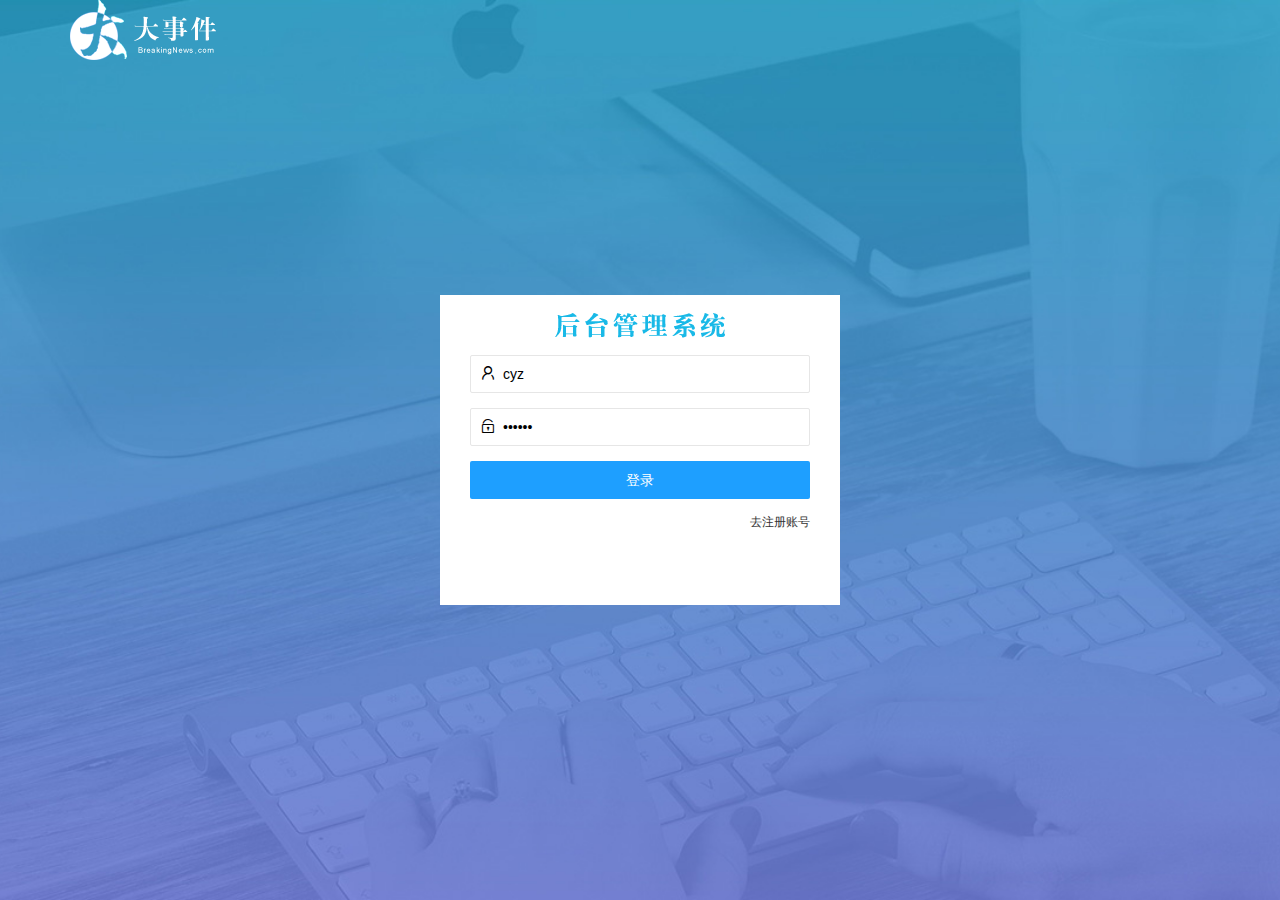
<file: login.html>
<!DOCTYPE html>
<html lang="en">

<head>
    <meta charset="UTF-8">
    <meta name="viewport" content="width=device-width, initial-scale=1.0">
    <title>登录注册页面</title>
    <!-- 引入layui.css -->
    <link rel="stylesheet" href="/assets/lib/layui/css/layui.css">
    <!-- 引入自己的css -->
    <link rel="stylesheet" href="/assets/css/login.css">
</head>

<body>
    <!-- 顶部logo区域 -->
    <div class="layui-main">
        <img src="/assets/images/logo.png" alt="">
    </div>
    <!-- 登录注册模块 -->
    <div class="loginAndRegBox">
        <div class="title_box"></div>
        <!-- 登录div -->
        <div class="login_box">
            <form class="layui-form" id="form_login">
                <div class="layui-form-item">
                    <i class="layui-icon layui-icon-username"></i>   
                    <input value="cyz" type="text" name="username" required lay-verify="required" placeholder="请输入用户名"
                        autocomplete="off" class="layui-input">
                </div>
                <div class="layui-form-item">
                    <i class="layui-icon layui-icon-password"></i>   
                    <input value="123456" type="password" name="password" required lay-verify="required|pwd" placeholder="请输入密码"
                        autocomplete="off" class="layui-input">
                </div>
                <div class="layui-form-item">
                    <button class="layui-btn layui-btn-fluid layui-btn-normal" lay-submit lay-filter="formDemo">登录</button>
                </div>
                <div class="layui-form-item links">
                    <a href="javaScript:;" id="link_reg">去注册账号</a>
                </div>
            </form>
        </div>
        <!-- 注册div -->
        <div class="reg_box">
            <form class="layui-form" id="form_reg">
                <div class="layui-form-item">
                    <i class="layui-icon layui-icon-username"></i>   
                    <input type="text" name="username" required lay-verify="required" placeholder="请输入用户名"
                        autocomplete="off" class="layui-input">
                </div>
                <div class="layui-form-item">
                    <i class="layui-icon layui-icon-password"></i>   
                    <input type="password" name="password" required lay-verify="required|pwd" placeholder="请输入密码"
                        autocomplete="off" class="layui-input">
                </div>
                <div class="layui-form-item">
                    <i class="layui-icon layui-icon-password"></i>   
                    <input type="password" name="repassword" required lay-verify="required|pwd|repwd" placeholder="确认密码"
                        autocomplete="off" class="layui-input">
                </div>
                <div class="layui-form-item">
                    <button class="layui-btn layui-btn-fluid layui-btn-normal" lay-submit lay-filter="formDemo">注册</button>
                </div>
                <div class="layui-form-item links">
                    <a href="javaScript:;" id="link_login">去登录</a>
                </div>
            </form>
        </div>
    </div>
    <!-- 引入jquery -->
    <script src="/assets/lib/jquery.js"></script>
    <!-- 引入layui.all.js -->
    <script src="/assets/lib/layui/layui.all.js"></script>
    <!-- 引入baseAPI.js -->
    <script src="/assets/js/baseAPI.js"></script>
    <!-- 引入自己的js -->
    <script src="/assets/js/login.js"></script>
</body>

</html>
</file>
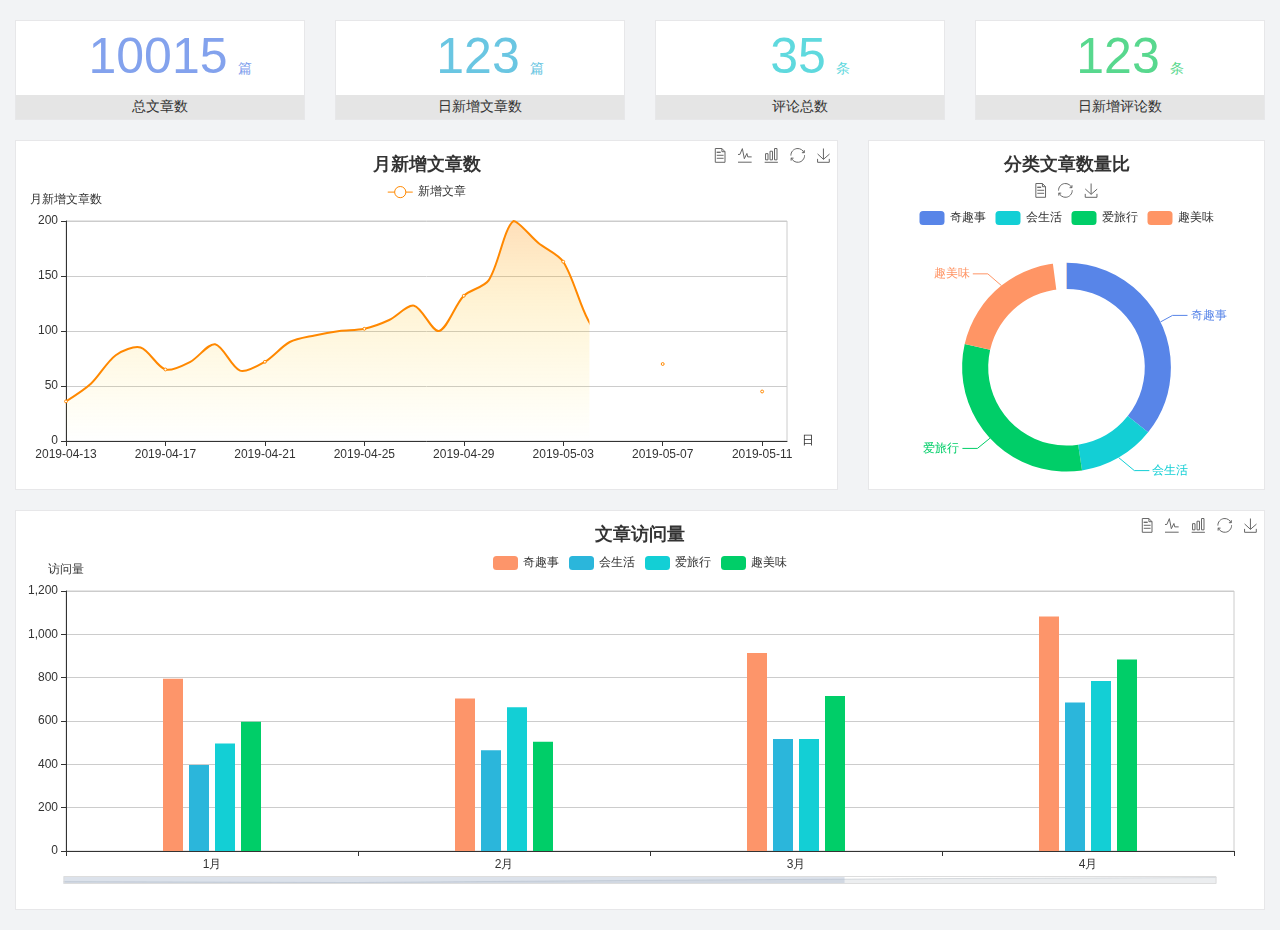
<file: home/dashboard.html>
<!DOCTYPE html>
<html lang="en">

<head>
  <meta charset="UTF-8">
  <meta name="viewport" content="width=device-width, initial-scale=1.0">
  <meta http-equiv="X-UA-Compatible" content="ie=edge">
  <title>图表统计</title>
  <link rel="stylesheet" href="../assets/lib/bootstrap.css" />
  <link rel="stylesheet" href="../assets/lib/main.css" />
  <script src="../assets/lib/jquery.js"></script>
  <script type="text/javascript" src="../assets/lib/echarts.min.js"></script>
</head>

<body>
  <div class="container-fluid">
    <div class="row spannel_list">
      <div class="col-sm-3 col-xs-6">
        <div class="spannel">
          <em>10015</em><span>篇</span>
          <b>总文章数</b>
        </div>
      </div>
      <div class="col-sm-3 col-xs-6">
        <div class="spannel scolor01">
          <em>123</em><span>篇</span>
          <b>日新增文章数</b>
        </div>
      </div>
      <div class="col-sm-3 col-xs-6">
        <div class="spannel scolor02">
          <em>35</em><span>条</span>
          <b>评论总数</b>
        </div>
      </div>
      <div class="col-sm-3 col-xs-6">
        <div class="spannel scolor03">
          <em>123</em><span>条</span>
          <b>日新增评论数</b>
        </div>
      </div>
    </div>
  </div>

  <div class="container-fluid">
    <div class="row curve-pie">
      <div class="col-lg-8 col-md-8">
        <div class="gragh_pannel" id="curve_show"></div>
      </div>
      <div class="col-lg-4 col-md-4">
        <div class="gragh_pannel" id="pie_show"></div>
      </div>
    </div>
  </div>

  <div class="container-fluid">
    <div class="column_pannel" id="column_show"></div>
  </div>

  <script>
    var oChart = echarts.init(document.getElementById('curve_show'));
    var aList_all = [
      { 'count': 36, 'date': '2019-04-13' },
      { 'count': 52, 'date': '2019-04-14' },
      { 'count': 78, 'date': '2019-04-15' },
      { 'count': 85, 'date': '2019-04-16' },
      { 'count': 65, 'date': '2019-04-17' },
      { 'count': 72, 'date': '2019-04-18' },
      { 'count': 88, 'date': '2019-04-19' },
      { 'count': 64, 'date': '2019-04-20' },
      { 'count': 72, 'date': '2019-04-21' },
      { 'count': 90, 'date': '2019-04-22' },
      { 'count': 96, 'date': '2019-04-23' },
      { 'count': 100, 'date': '2019-04-24' },
      { 'count': 102, 'date': '2019-04-25' },
      { 'count': 110, 'date': '2019-04-26' },
      { 'count': 123, 'date': '2019-04-27' },
      { 'count': 100, 'date': '2019-04-28' },
      { 'count': 132, 'date': '2019-04-29' },
      { 'count': 146, 'date': '2019-04-30' },
      { 'count': 200, 'date': '2019-05-01' },
      { 'count': 180, 'date': '2019-05-02' },
      { 'count': 163, 'date': '2019-05-03' },
      { 'count': 110, 'date': '2019-05-04' },
      { 'count': 80, 'date': '2019-05-05' },
      { 'count': 82, 'date': '2019-05-06' },
      { 'count': 70, 'date': '2019-05-07' },
      { 'count': 65, 'date': '2019-05-08' },
      { 'count': 54, 'date': '2019-05-09' },
      { 'count': 40, 'date': '2019-05-10' },
      { 'count': 45, 'date': '2019-05-11' },
      { 'count': 38, 'date': '2019-05-12' },
    ];

    let aCount = [];
    let aDate = [];

    for (var i = 0; i < aList_all.length; i++) {
      aCount.push(aList_all[i].count);
      aDate.push(aList_all[i].date);
    }

    var chartopt = {
      title: {
        text: '月新增文章数',
        left: 'center',
        top: '10'
      },
      tooltip: {
        trigger: 'axis'
      },
      legend: {
        data: ['新增文章'],
        top: '40'
      },
      toolbox: {
        show: true,
        feature: {
          mark: { show: true },
          dataView: { show: true, readOnly: false },
          magicType: { show: true, type: ['line', 'bar'] },
          restore: { show: true },
          saveAsImage: { show: true }
        }
      },
      calculable: true,
      xAxis: [
        {
          name: '日',
          type: 'category',
          boundaryGap: false,
          data: aDate
        }
      ],
      yAxis: [
        {
          name: '月新增文章数',
          type: 'value'
        }
      ],
      series: [
        {
          name: '新增文章',
          type: 'line',
          smooth: true,
          itemStyle: { normal: { areaStyle: { type: 'default' }, color: '#f80' }, lineStyle: { color: '#f80' } },
          data: aCount
        }],
      areaStyle: {
        normal: {
          color: new echarts.graphic.LinearGradient(0, 0, 0, 1, [{
            offset: 0,
            color: 'rgba(255,136,0,0.39)'
          }, {
            offset: .34,
            color: 'rgba(255,180,0,0.25)'
          }, {
            offset: 1,
            color: 'rgba(255,222,0,0.00)'
          }])

        }
      },
      grid: {
        show: true,
        x: 50,
        x2: 50,
        y: 80,
        height: 220
      }
    };

    oChart.setOption(chartopt);


    var oPie = echarts.init(document.getElementById('pie_show'));
    var oPieopt =
    {
      title: {
        top: 10,
        text: '分类文章数量比',
        x: 'center'
      },
      tooltip: {
        trigger: 'item',
        formatter: "{a} <br/>{b} : {c} ({d}%)"
      },
      color: ['#5885e8', '#13cfd5', '#00ce68', '#ff9565'],
      legend: {
        x: 'center',
        top: 65,
        data: ['奇趣事', '会生活', '爱旅行', '趣美味']
      },
      toolbox: {
        show: true,
        x: 'center',
        top: 35,
        feature: {
          mark: { show: true },
          dataView: { show: true, readOnly: false },
          magicType: {
            show: true,
            type: ['pie', 'funnel'],
            option: {
              funnel: {
                x: '25%',
                width: '50%',
                funnelAlign: 'left',
                max: 1548
              }
            }
          },
          restore: { show: true },
          saveAsImage: { show: true }
        }
      },
      calculable: true,
      series: [
        {
          name: '访问来源',
          type: 'pie',
          radius: ['45%', '60%'],
          center: ['50%', '65%'],
          data: [
            { value: 300, name: '奇趣事' },
            { value: 100, name: '会生活' },
            { value: 260, name: '爱旅行' },
            { value: 180, name: '趣美味' }
          ]
        }
      ]
    };
    oPie.setOption(oPieopt);



    var oColumn = this.echarts.init(document.getElementById('column_show'));
    var oColumnopt =
    {
      title: {
        text: '文章访问量',
        left: 'center',
        top: '10'
      },
      tooltip: {
        trigger: 'axis'
      },
      legend: {
        data: ['奇趣事', '会生活', '爱旅行', '趣美味'],
        top: '40'
      },
      toolbox: {
        show: true,
        feature: {
          mark: { show: true },
          dataView: { show: true, readOnly: false },
          magicType: { show: true, type: ['line', 'bar'] },
          restore: { show: true },
          saveAsImage: { show: true }
        }
      },
      calculable: true,
      xAxis: [
        {
          type: 'category',
          data: ['1月', '2月', '3月', '4月', '5月']
        }
      ],
      yAxis: [
        {
          name: '访问量',
          type: 'value'
        }
      ],
      series: [
        {
          name: '奇趣事',
          type: 'bar',
          barWidth: 20,
          itemStyle: {
            normal: { areaStyle: { type: 'default' }, color: '#fd956a' }
          },
          data: [800, 708, 920, 1090, 1200]
        },
        {
          name: '会生活',
          type: 'bar',
          barWidth: 20,
          itemStyle: {
            normal: { areaStyle: { type: 'default' }, color: '#2bb6db' }
          },
          data: [400, 468, 520, 690, 800]
        },
        {
          name: '爱旅行',
          type: 'bar',
          barWidth: 20,
          itemStyle: {
            normal: { areaStyle: { type: 'default' }, color: '#13cfd5' }
          },
          data: [500, 668, 520, 790, 900]
        },
        {
          name: '趣美味',
          type: 'bar',
          barWidth: 20,
          itemStyle: {
            normal: { areaStyle: { type: 'default' }, color: '#00ce68' }
          },
          data: [600, 508, 720, 890, 1000]
        }
      ],
      grid: {
        show: true,
        x: 50,
        x2: 30,
        y: 80,
        height: 260
      },
      dataZoom: [//给x轴设置滚动条
        {
          start: 0,//默认为0
          end: 100 - 1000 / 31,//默认为100
          type: 'slider',
          show: true,
          xAxisIndex: [0],
          handleSize: 0,//滑动条的 左右2个滑动条的大小
          height: 8,//组件高度
          left: 45, //左边的距离
          right: 50,//右边的距离
          bottom: 26,//右边的距离
          handleColor: '#ddd',//h滑动图标的颜色
          handleStyle: {
            borderColor: "#cacaca",
            borderWidth: "1",
            shadowBlur: 2,
            background: "#ddd",
            shadowColor: "#ddd",
          }
        }]
    };
    oColumn.setOption(oColumnopt);
  </script>
</body>

</html>
</file>
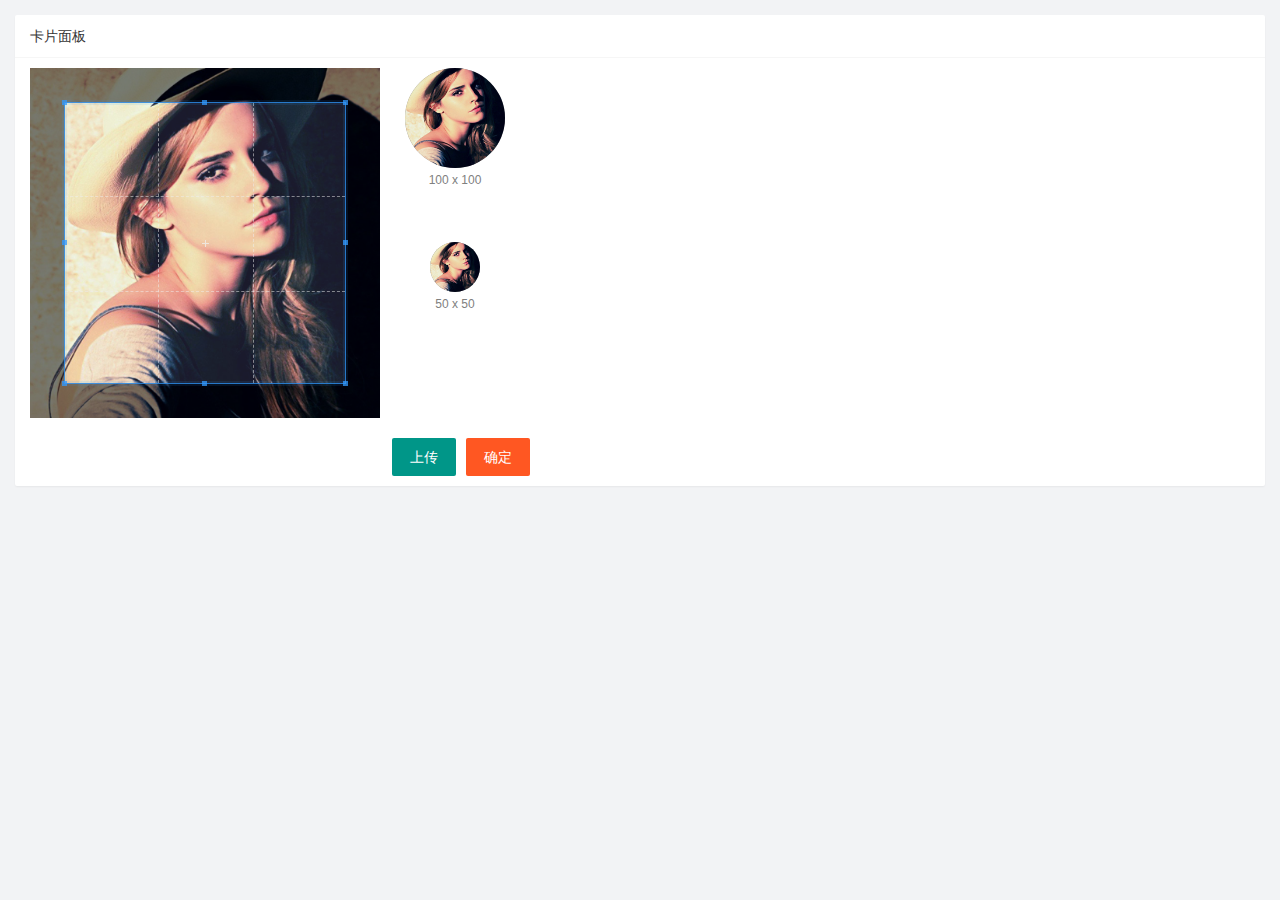
<file: user/user_avatar.html>
<!DOCTYPE html>
<html lang="en">

<head>
    <meta charset="UTF-8">
    <meta name="viewport" content="width=device-width, initial-scale=1.0">
    <title>Document</title>
    <link rel="stylesheet" href="/assets/lib/layui/css/layui.css">
    <!-- 导入cropper -->
    <link rel="stylesheet" href="/assets/lib/cropper/cropper.css" />
    <link rel="stylesheet" href="/assets/css/user/user_avatar.css">
</head>

<body>
    <!-- 卡片面板 -->
    <div class="layui-card">
        <div class="layui-card-header">卡片面板</div>
        <div class="layui-card-body">
            <!-- 第一行的图片裁剪和预览区域 -->
            <div class="row1">
                <!-- 图片裁剪区域 -->
                <div class="cropper-box">
                    <!-- 这个 img 标签很重要，将来会把它初始化为裁剪区域 -->
                    <img id="image" src="/assets/images/sample.jpg" />
                </div>
                <!-- 图片的预览区域 -->
                <div class="preview-box">
                    <div>
                        <!-- 宽高为 100px 的预览区域 -->
                        <div class="img-preview w100"></div>
                        <p class="size">100 x 100</p>
                    </div>
                    <div>
                        <!-- 宽高为 50px 的预览区域 -->
                        <div class="img-preview w50"></div>
                        <p class="size">50 x 50</p>
                    </div>
                </div>
            </div>

            <!-- 第二行的按钮区域 -->
            <div class="row2">
                <input type="file" name="files" id="files" accept="image/png,image/jpeg">
                <button type="button" class="layui-btn" id="btnChooseImage">上传</button>
                <button type="button" class="layui-btn layui-btn-danger" id="btnUpload">确定</button>
            </div>
        </div>
    </div>
    <!-- 引入外部js -->
    <script src="/assets/lib/layui/layui.all.js"></script>
    <!-- jquery -->
    <script src="/assets/lib/jquery.js"></script>
    <script src="/assets/lib/cropper/Cropper.js"></script>
    <script src="/assets/lib/cropper/jquery-cropper.js"></script>
    <!-- baseAPI -->
    <script src="/assets/js/baseAPI.js"></script>
    <!-- 自己的js -->
    <script src="/assets/js/user/user_avatar.js"></script>
</body>

</html>
</file>
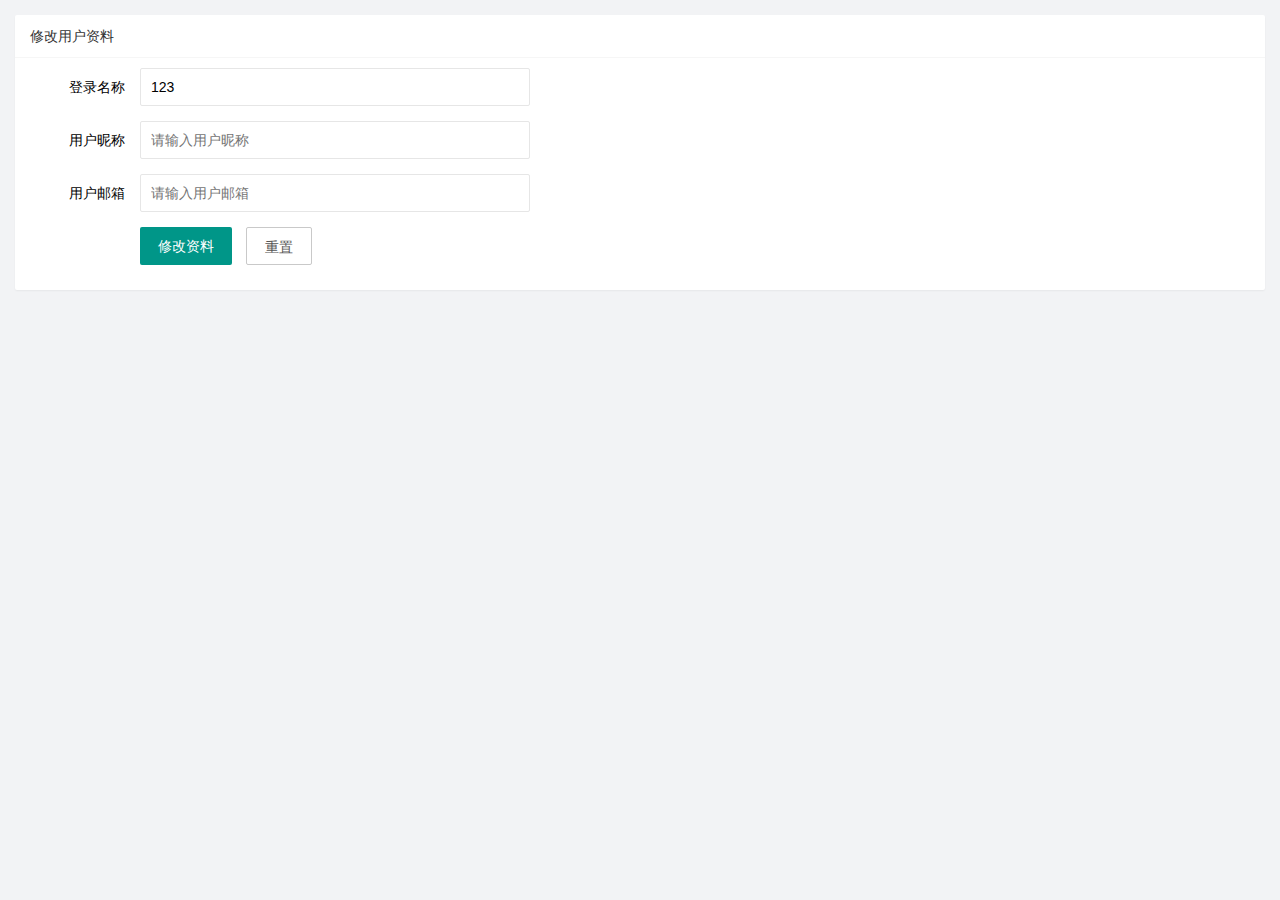
<file: user/user_info.html>
<!DOCTYPE html>
<html lang="en">

<head>
    <meta charset="UTF-8">
    <meta name="viewport" content="width=device-width, initial-scale=1.0">
    <title>Document</title>
    <!-- 引入layui.css -->
    <link rel="stylesheet" href="/assets/lib/layui/css/layui.css">
    <!-- 引入自己的css -->
    <link rel="stylesheet" href="/assets/css/user/user_info.css">
</head>

<body>
    <!-- 卡片区域 -->
    <div class="layui-card">
        <div class="layui-card-header">修改用户资料</div>
        <div class="layui-card-body">
            <form class="layui-form" lay-filter="formUserInfo">
                <input type="hidden" name="id">
                <!-- 登录名称 -->
                <div class="layui-form-item">
                    <label class="layui-form-label">登录名称</label>
                    <div class="layui-input-block">
                        <input type="text" name="username" required lay-verify="required" placeholder="请输入登录名称"
                            autocomplete="off" class="layui-input" readonly value="123">
                    </div>
                </div>
                <!-- 用户昵称 -->
                <div class="layui-form-item">
                    <label class="layui-form-label">用户昵称</label>
                    <div class="layui-input-block">
                        <input type="text" name="nickname" required lay-verify="required|nickname" placeholder="请输入用户昵称"
                            autocomplete="off" class="layui-input">
                    </div>
                </div>
                <!-- 用户邮箱 -->
                <div class="layui-form-item">
                    <label class="layui-form-label">用户邮箱</label>
                    <div class="layui-input-block">
                        <input type="text" name="email" required lay-verify="required|email" placeholder="请输入用户邮箱"
                            autocomplete="off" class="layui-input">
                    </div>
                </div>
                <!-- 按钮区域 -->
                <div class="layui-form-item">
                    <div class="layui-input-block">
                        <button class="layui-btn" lay-submit lay-filter="formDemo">修改资料</button>
                        <button type="reset" class="layui-btn layui-btn-primary" id="btnReset">重置</button>
                    </div>
                </div>
            </form>
        </div>
    </div>
    <!-- 引入layui.all.js -->
    <script src="/assets/lib/layui/layui.all.js"></script>
    <!-- 引入jquery -->
    <script src="/assets/lib/jquery.js"></script>
    <!-- 引入baseAPI.js -->
    <script src="/assets/js/baseAPI.js"></script>
    <!-- 引入自己的js -->
    <script src="/assets/js/user/user_info.js"></script>
</body>

</html>
</file>
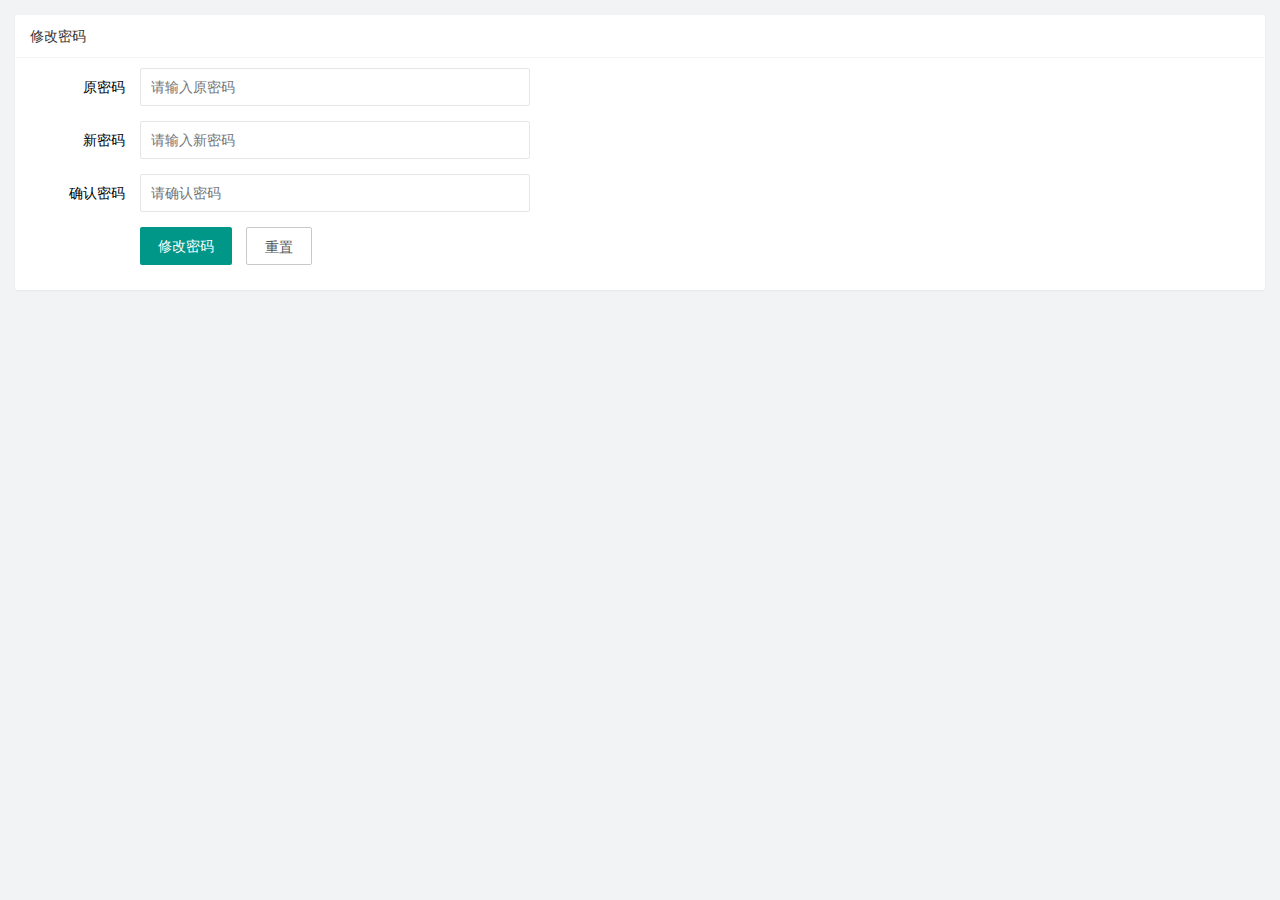
<file: user/user_pwd.html>
<!DOCTYPE html>
<html lang="en">

<head>
    <meta charset="UTF-8">
    <meta name="viewport" content="width=device-width, initial-scale=1.0">
    <title>Document</title>
    <link rel="stylesheet" href="/assets/lib/layui/css/layui.css">
    <link rel="stylesheet" href="/assets/css/user/user_pwd.css">
</head>

<body>
    <!-- 卡片面板 -->
    <div class="layui-card">
        <div class="layui-card-header">修改密码</div>
        <div class="layui-card-body">
            <form class="layui-form" action="">
                <!-- 原密码 -->
                <div class="layui-form-item">
                    <label class="layui-form-label">原密码</label>
                    <div class="layui-input-block">
                        <input type="text" name="oldPwd" required lay-verify="required|pwd" placeholder="请输入原密码"
                            autocomplete="off" class="layui-input">
                    </div>
                </div>
                <!-- 新密码 -->
                <div class="layui-form-item">
                    <label class="layui-form-label">新密码</label>
                    <div class="layui-input-block">
                        <input type="text" name="newPwd" required lay-verify="required|pwd|newPwd" placeholder="请输入新密码"
                            autocomplete="off" class="layui-input">
                    </div>
                </div>
                <!-- 确认新密码 -->
                <div class="layui-form-item">
                    <label class="layui-form-label">确认密码</label>
                    <div class="layui-input-block">
                        <input type="text" name="rePwd" required lay-verify="required|pwd|rePwd" placeholder="请确认密码"
                            autocomplete="off" class="layui-input">
                    </div>
                </div>
                <!-- 按钮 -->
                <div class="layui-form-item">
                    <div class="layui-input-block">
                      <button class="layui-btn" lay-submit lay-filter="formDemo">修改密码</button>
                      <button type="reset" class="layui-btn layui-btn-primary">重置</button>
                    </div>
                  </div>
            </form>

        </div>
    </div>
    <!-- 引入layui.all.js -->
    <script src="/assets/lib/layui/layui.all.js"></script>
    <!-- jquery -->
    <script src="/assets/lib/jquery.js"></script>
    <!-- baseAPI -->
    <script src="/assets/js/baseAPI.js"></script>
    <!-- 自己的样式 -->
    <script src="/assets/js/user/user_pwd.js"></script>
</body>

</html>
</file>
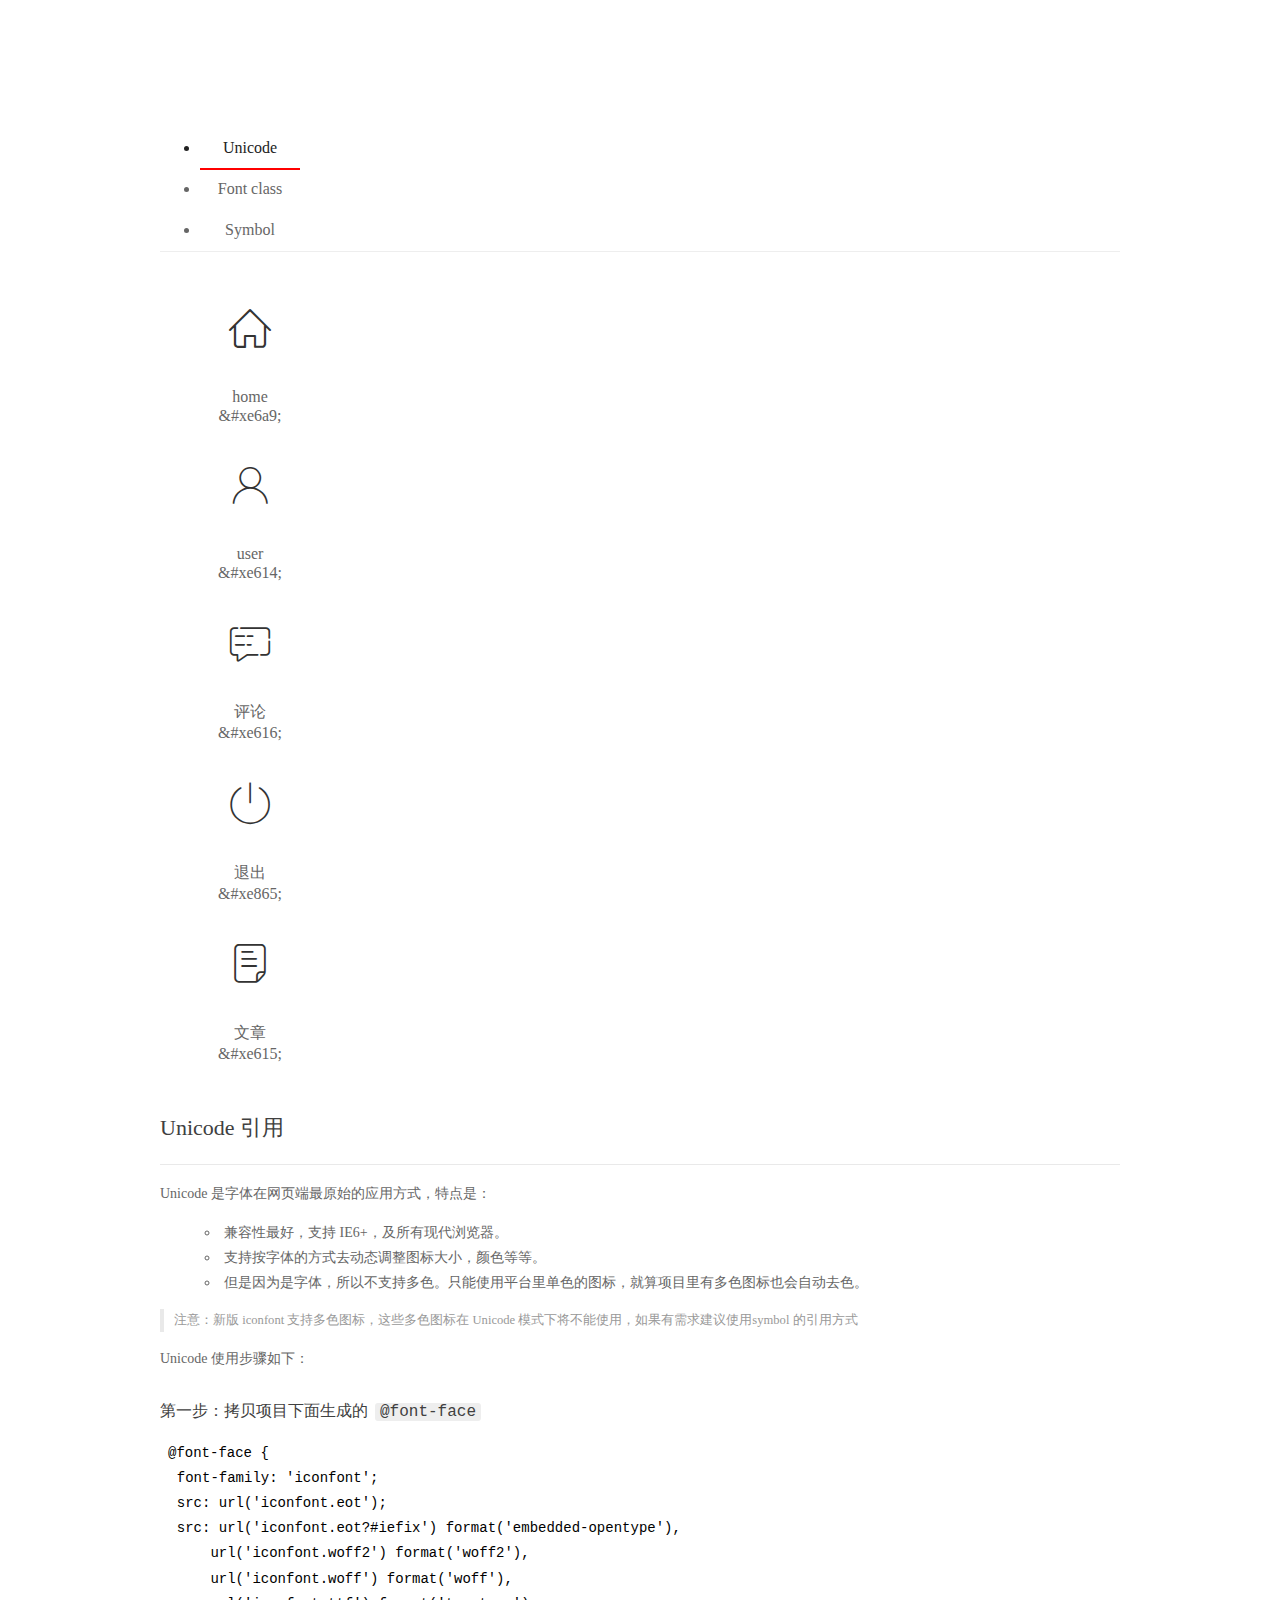
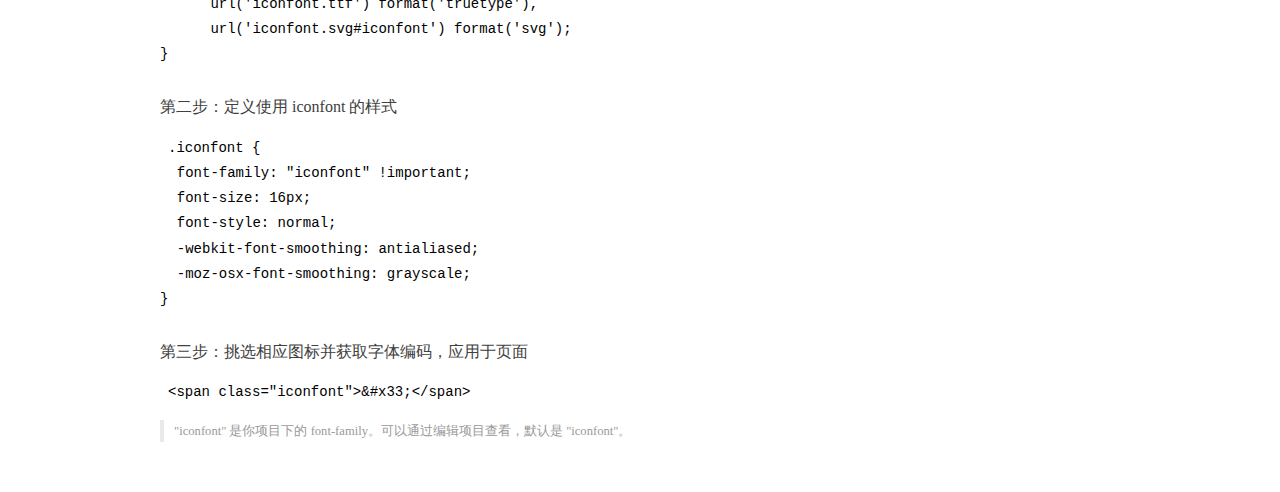
<file: assets/fonts/demo_index.html>
<!DOCTYPE html>
<html>
<head>
  <meta charset="utf-8"/>
  <title>IconFont Demo</title>
  <link rel="shortcut icon" href="https://gtms04.alicdn.com/tps/i4/TB1_oz6GVXXXXaFXpXXJDFnIXXX-64-64.ico" type="image/x-icon"/>
  <link rel="stylesheet" href="https://g.alicdn.com/thx/cube/1.3.2/cube.min.css">
  <link rel="stylesheet" href="demo.css">
  <link rel="stylesheet" href="iconfont.css">
  <script src="iconfont.js"></script>
  <!-- jQuery -->
  <script src="https://a1.alicdn.com/oss/uploads/2018/12/26/7bfddb60-08e8-11e9-9b04-53e73bb6408b.js"></script>
  <!-- 代码高亮 -->
  <script src="https://a1.alicdn.com/oss/uploads/2018/12/26/a3f714d0-08e6-11e9-8a15-ebf944d7534c.js"></script>
</head>
<body>
  <div class="main">
    <h1 class="logo"><a href="https://www.iconfont.cn/" title="iconfont 首页" target="_blank">&#xe86b;</a></h1>
    <div class="nav-tabs">
      <ul id="tabs" class="dib-box">
        <li class="dib active"><span>Unicode</span></li>
        <li class="dib"><span>Font class</span></li>
        <li class="dib"><span>Symbol</span></li>
      </ul>
      
    </div>
    <div class="tab-container">
      <div class="content unicode" style="display: block;">
          <ul class="icon_lists dib-box">
          
            <li class="dib">
              <span class="icon iconfont">&#xe6a9;</span>
                <div class="name">home</div>
                <div class="code-name">&amp;#xe6a9;</div>
              </li>
          
            <li class="dib">
              <span class="icon iconfont">&#xe614;</span>
                <div class="name">user</div>
                <div class="code-name">&amp;#xe614;</div>
              </li>
          
            <li class="dib">
              <span class="icon iconfont">&#xe616;</span>
                <div class="name">评论</div>
                <div class="code-name">&amp;#xe616;</div>
              </li>
          
            <li class="dib">
              <span class="icon iconfont">&#xe865;</span>
                <div class="name">退出</div>
                <div class="code-name">&amp;#xe865;</div>
              </li>
          
            <li class="dib">
              <span class="icon iconfont">&#xe615;</span>
                <div class="name">文章</div>
                <div class="code-name">&amp;#xe615;</div>
              </li>
          
          </ul>
          <div class="article markdown">
          <h2 id="unicode-">Unicode 引用</h2>
          <hr>

          <p>Unicode 是字体在网页端最原始的应用方式，特点是：</p>
          <ul>
            <li>兼容性最好，支持 IE6+，及所有现代浏览器。</li>
            <li>支持按字体的方式去动态调整图标大小，颜色等等。</li>
            <li>但是因为是字体，所以不支持多色。只能使用平台里单色的图标，就算项目里有多色图标也会自动去色。</li>
          </ul>
          <blockquote>
            <p>注意：新版 iconfont 支持多色图标，这些多色图标在 Unicode 模式下将不能使用，如果有需求建议使用symbol 的引用方式</p>
          </blockquote>
          <p>Unicode 使用步骤如下：</p>
          <h3 id="-font-face">第一步：拷贝项目下面生成的 <code>@font-face</code></h3>
<pre><code class="language-css"
>@font-face {
  font-family: 'iconfont';
  src: url('iconfont.eot');
  src: url('iconfont.eot?#iefix') format('embedded-opentype'),
      url('iconfont.woff2') format('woff2'),
      url('iconfont.woff') format('woff'),
      url('iconfont.ttf') format('truetype'),
      url('iconfont.svg#iconfont') format('svg');
}
</code></pre>
          <h3 id="-iconfont-">第二步：定义使用 iconfont 的样式</h3>
<pre><code class="language-css"
>.iconfont {
  font-family: "iconfont" !important;
  font-size: 16px;
  font-style: normal;
  -webkit-font-smoothing: antialiased;
  -moz-osx-font-smoothing: grayscale;
}
</code></pre>
          <h3 id="-">第三步：挑选相应图标并获取字体编码，应用于页面</h3>
<pre>
<code class="language-html"
>&lt;span class="iconfont"&gt;&amp;#x33;&lt;/span&gt;
</code></pre>
          <blockquote>
            <p>"iconfont" 是你项目下的 font-family。可以通过编辑项目查看，默认是 "iconfont"。</p>
          </blockquote>
          </div>
      </div>
      <div class="content font-class">
        <ul class="icon_lists dib-box">
          
          <li class="dib">
            <span class="icon iconfont icon-home"></span>
            <div class="name">
              home
            </div>
            <div class="code-name">.icon-home
            </div>
          </li>
          
          <li class="dib">
            <span class="icon iconfont icon-user"></span>
            <div class="name">
              user
            </div>
            <div class="code-name">.icon-user
            </div>
          </li>
          
          <li class="dib">
            <span class="icon iconfont icon-pinglun"></span>
            <div class="name">
              评论
            </div>
            <div class="code-name">.icon-pinglun
            </div>
          </li>
          
          <li class="dib">
            <span class="icon iconfont icon-tuichu"></span>
            <div class="name">
              退出
            </div>
            <div class="code-name">.icon-tuichu
            </div>
          </li>
          
          <li class="dib">
            <span class="icon iconfont icon-16"></span>
            <div class="name">
              文章
            </div>
            <div class="code-name">.icon-16
            </div>
          </li>
          
        </ul>
        <div class="article markdown">
        <h2 id="font-class-">font-class 引用</h2>
        <hr>

        <p>font-class 是 Unicode 使用方式的一种变种，主要是解决 Unicode 书写不直观，语意不明确的问题。</p>
        <p>与 Unicode 使用方式相比，具有如下特点：</p>
        <ul>
          <li>兼容性良好，支持 IE8+，及所有现代浏览器。</li>
          <li>相比于 Unicode 语意明确，书写更直观。可以很容易分辨这个 icon 是什么。</li>
          <li>因为使用 class 来定义图标，所以当要替换图标时，只需要修改 class 里面的 Unicode 引用。</li>
          <li>不过因为本质上还是使用的字体，所以多色图标还是不支持的。</li>
        </ul>
        <p>使用步骤如下：</p>
        <h3 id="-fontclass-">第一步：引入项目下面生成的 fontclass 代码：</h3>
<pre><code class="language-html">&lt;link rel="stylesheet" href="./iconfont.css"&gt;
</code></pre>
        <h3 id="-">第二步：挑选相应图标并获取类名，应用于页面：</h3>
<pre><code class="language-html">&lt;span class="iconfont icon-xxx"&gt;&lt;/span&gt;
</code></pre>
        <blockquote>
          <p>"
            iconfont" 是你项目下的 font-family。可以通过编辑项目查看，默认是 "iconfont"。</p>
        </blockquote>
      </div>
      </div>
      <div class="content symbol">
          <ul class="icon_lists dib-box">
          
            <li class="dib">
                <svg class="icon svg-icon" aria-hidden="true">
                  <use xlink:href="#icon-home"></use>
                </svg>
                <div class="name">home</div>
                <div class="code-name">#icon-home</div>
            </li>
          
            <li class="dib">
                <svg class="icon svg-icon" aria-hidden="true">
                  <use xlink:href="#icon-user"></use>
                </svg>
                <div class="name">user</div>
                <div class="code-name">#icon-user</div>
            </li>
          
            <li class="dib">
                <svg class="icon svg-icon" aria-hidden="true">
                  <use xlink:href="#icon-pinglun"></use>
                </svg>
                <div class="name">评论</div>
                <div class="code-name">#icon-pinglun</div>
            </li>
          
            <li class="dib">
                <svg class="icon svg-icon" aria-hidden="true">
                  <use xlink:href="#icon-tuichu"></use>
                </svg>
                <div class="name">退出</div>
                <div class="code-name">#icon-tuichu</div>
            </li>
          
            <li class="dib">
                <svg class="icon svg-icon" aria-hidden="true">
                  <use xlink:href="#icon-16"></use>
                </svg>
                <div class="name">文章</div>
                <div class="code-name">#icon-16</div>
            </li>
          
          </ul>
          <div class="article markdown">
          <h2 id="symbol-">Symbol 引用</h2>
          <hr>

          <p>这是一种全新的使用方式，应该说这才是未来的主流，也是平台目前推荐的用法。相关介绍可以参考这篇<a href="">文章</a>
            这种用法其实是做了一个 SVG 的集合，与另外两种相比具有如下特点：</p>
          <ul>
            <li>支持多色图标了，不再受单色限制。</li>
            <li>通过一些技巧，支持像字体那样，通过 <code>font-size</code>, <code>color</code> 来调整样式。</li>
            <li>兼容性较差，支持 IE9+，及现代浏览器。</li>
            <li>浏览器渲染 SVG 的性能一般，还不如 png。</li>
          </ul>
          <p>使用步骤如下：</p>
          <h3 id="-symbol-">第一步：引入项目下面生成的 symbol 代码：</h3>
<pre><code class="language-html">&lt;script src="./iconfont.js"&gt;&lt;/script&gt;
</code></pre>
          <h3 id="-css-">第二步：加入通用 CSS 代码（引入一次就行）：</h3>
<pre><code class="language-html">&lt;style&gt;
.icon {
  width: 1em;
  height: 1em;
  vertical-align: -0.15em;
  fill: currentColor;
  overflow: hidden;
}
&lt;/style&gt;
</code></pre>
          <h3 id="-">第三步：挑选相应图标并获取类名，应用于页面：</h3>
<pre><code class="language-html">&lt;svg class="icon" aria-hidden="true"&gt;
  &lt;use xlink:href="#icon-xxx"&gt;&lt;/use&gt;
&lt;/svg&gt;
</code></pre>
          </div>
      </div>

    </div>
  </div>
  <script>
  $(document).ready(function () {
      $('.tab-container .content:first').show()

      $('#tabs li').click(function (e) {
        var tabContent = $('.tab-container .content')
        var index = $(this).index()

        if ($(this).hasClass('active')) {
          return
        } else {
          $('#tabs li').removeClass('active')
          $(this).addClass('active')

          tabContent.hide().eq(index).fadeIn()
        }
      })
    })
  </script>
</body>
</html>
</file>
<file: assets/lib/layui/css/layui.css>
/** layui-v2.5.5 MIT License By https://www.layui.com */
 .layui-inline,img{display:inline-block;vertical-align:middle}h1,h2,h3,h4,h5,h6{font-weight:400}.layui-edge,.layui-header,.layui-inline,.layui-main{position:relative}.layui-body,.layui-edge,.layui-elip{overflow:hidden}.layui-btn,.layui-edge,.layui-inline,img{vertical-align:middle}.layui-btn,.layui-disabled,.layui-icon,.layui-unselect{-moz-user-select:none;-webkit-user-select:none;-ms-user-select:none}.layui-elip,.layui-form-checkbox span,.layui-form-pane .layui-form-label{text-overflow:ellipsis;white-space:nowrap}.layui-breadcrumb,.layui-tree-btnGroup{visibility:hidden}blockquote,body,button,dd,div,dl,dt,form,h1,h2,h3,h4,h5,h6,input,li,ol,p,pre,td,textarea,th,ul{margin:0;padding:0;-webkit-tap-highlight-color:rgba(0,0,0,0)}a:active,a:hover{outline:0}img{border:none}li{list-style:none}table{border-collapse:collapse;border-spacing:0}h4,h5,h6{font-size:100%}button,input,optgroup,option,select,textarea{font-family:inherit;font-size:inherit;font-style:inherit;font-weight:inherit;outline:0}pre{white-space:pre-wrap;white-space:-moz-pre-wrap;white-space:-pre-wrap;white-space:-o-pre-wrap;word-wrap:break-word}body{line-height:24px;font:14px Helvetica Neue,Helvetica,PingFang SC,Tahoma,Arial,sans-serif}hr{height:1px;margin:10px 0;border:0;clear:both}a{color:#333;text-decoration:none}a:hover{color:#777}a cite{font-style:normal;*cursor:pointer}.layui-border-box,.layui-border-box *{box-sizing:border-box}.layui-box,.layui-box *{box-sizing:content-box}.layui-clear{clear:both;*zoom:1}.layui-clear:after{content:'\20';clear:both;*zoom:1;display:block;height:0}.layui-inline{*display:inline;*zoom:1}.layui-edge{display:inline-block;width:0;height:0;border-width:6px;border-style:dashed;border-color:transparent}.layui-edge-top{top:-4px;border-bottom-color:#999;border-bottom-style:solid}.layui-edge-right{border-left-color:#999;border-left-style:solid}.layui-edge-bottom{top:2px;border-top-color:#999;border-top-style:solid}.layui-edge-left{border-right-color:#999;border-right-style:solid}.layui-disabled,.layui-disabled:hover{color:#d2d2d2!important;cursor:not-allowed!important}.layui-circle{border-radius:100%}.layui-show{display:block!important}.layui-hide{display:none!important}@font-face{font-family:layui-icon;src:url(../font/iconfont.eot?v=250);src:url(../font/iconfont.eot?v=250#iefix) format('embedded-opentype'),url(../font/iconfont.woff2?v=250) format('woff2'),url(../font/iconfont.woff?v=250) format('woff'),url(../font/iconfont.ttf?v=250) format('truetype'),url(../font/iconfont.svg?v=250#layui-icon) format('svg')}.layui-icon{font-family:layui-icon!important;font-size:16px;font-style:normal;-webkit-font-smoothing:antialiased;-moz-osx-font-smoothing:grayscale}.layui-icon-reply-fill:before{content:"\e611"}.layui-icon-set-fill:before{content:"\e614"}.layui-icon-menu-fill:before{content:"\e60f"}.layui-icon-search:before{content:"\e615"}.layui-icon-share:before{content:"\e641"}.layui-icon-set-sm:before{content:"\e620"}.layui-icon-engine:before{content:"\e628"}.layui-icon-close:before{content:"\1006"}.layui-icon-close-fill:before{content:"\1007"}.layui-icon-chart-screen:before{content:"\e629"}.layui-icon-star:before{content:"\e600"}.layui-icon-circle-dot:before{content:"\e617"}.layui-icon-chat:before{content:"\e606"}.layui-icon-release:before{content:"\e609"}.layui-icon-list:before{content:"\e60a"}.layui-icon-chart:before{content:"\e62c"}.layui-icon-ok-circle:before{content:"\1005"}.layui-icon-layim-theme:before{content:"\e61b"}.layui-icon-table:before{content:"\e62d"}.layui-icon-right:before{content:"\e602"}.layui-icon-left:before{content:"\e603"}.layui-icon-cart-simple:before{content:"\e698"}.layui-icon-face-cry:before{content:"\e69c"}.layui-icon-face-smile:before{content:"\e6af"}.layui-icon-survey:before{content:"\e6b2"}.layui-icon-tree:before{content:"\e62e"}.layui-icon-upload-circle:before{content:"\e62f"}.layui-icon-add-circle:before{content:"\e61f"}.layui-icon-download-circle:before{content:"\e601"}.layui-icon-templeate-1:before{content:"\e630"}.layui-icon-util:before{content:"\e631"}.layui-icon-face-surprised:before{content:"\e664"}.layui-icon-edit:before{content:"\e642"}.layui-icon-speaker:before{content:"\e645"}.layui-icon-down:before{content:"\e61a"}.layui-icon-file:before{content:"\e621"}.layui-icon-layouts:before{content:"\e632"}.layui-icon-rate-half:before{content:"\e6c9"}.layui-icon-add-circle-fine:before{content:"\e608"}.layui-icon-prev-circle:before{content:"\e633"}.layui-icon-read:before{content:"\e705"}.layui-icon-404:before{content:"\e61c"}.layui-icon-carousel:before{content:"\e634"}.layui-icon-help:before{content:"\e607"}.layui-icon-code-circle:before{content:"\e635"}.layui-icon-water:before{content:"\e636"}.layui-icon-username:before{content:"\e66f"}.layui-icon-find-fill:before{content:"\e670"}.layui-icon-about:before{content:"\e60b"}.layui-icon-location:before{content:"\e715"}.layui-icon-up:before{content:"\e619"}.layui-icon-pause:before{content:"\e651"}.layui-icon-date:before{content:"\e637"}.layui-icon-layim-uploadfile:before{content:"\e61d"}.layui-icon-delete:before{content:"\e640"}.layui-icon-play:before{content:"\e652"}.layui-icon-top:before{content:"\e604"}.layui-icon-friends:before{content:"\e612"}.layui-icon-refresh-3:before{content:"\e9aa"}.layui-icon-ok:before{content:"\e605"}.layui-icon-layer:before{content:"\e638"}.layui-icon-face-smile-fine:before{content:"\e60c"}.layui-icon-dollar:before{content:"\e659"}.layui-icon-group:before{content:"\e613"}.layui-icon-layim-download:before{content:"\e61e"}.layui-icon-picture-fine:before{content:"\e60d"}.layui-icon-link:before{content:"\e64c"}.layui-icon-diamond:before{content:"\e735"}.layui-icon-log:before{content:"\e60e"}.layui-icon-rate-solid:before{content:"\e67a"}.layui-icon-fonts-del:before{content:"\e64f"}.layui-icon-unlink:before{content:"\e64d"}.layui-icon-fonts-clear:before{content:"\e639"}.layui-icon-triangle-r:before{content:"\e623"}.layui-icon-circle:before{content:"\e63f"}.layui-icon-radio:before{content:"\e643"}.layui-icon-align-center:before{content:"\e647"}.layui-icon-align-right:before{content:"\e648"}.layui-icon-align-left:before{content:"\e649"}.layui-icon-loading-1:before{content:"\e63e"}.layui-icon-return:before{content:"\e65c"}.layui-icon-fonts-strong:before{content:"\e62b"}.layui-icon-upload:before{content:"\e67c"}.layui-icon-dialogue:before{content:"\e63a"}.layui-icon-video:before{content:"\e6ed"}.layui-icon-headset:before{content:"\e6fc"}.layui-icon-cellphone-fine:before{content:"\e63b"}.layui-icon-add-1:before{content:"\e654"}.layui-icon-face-smile-b:before{content:"\e650"}.layui-icon-fonts-html:before{content:"\e64b"}.layui-icon-form:before{content:"\e63c"}.layui-icon-cart:before{content:"\e657"}.layui-icon-camera-fill:before{content:"\e65d"}.layui-icon-tabs:before{content:"\e62a"}.layui-icon-fonts-code:before{content:"\e64e"}.layui-icon-fire:before{content:"\e756"}.layui-icon-set:before{content:"\e716"}.layui-icon-fonts-u:before{content:"\e646"}.layui-icon-triangle-d:before{content:"\e625"}.layui-icon-tips:before{content:"\e702"}.layui-icon-picture:before{content:"\e64a"}.layui-icon-more-vertical:before{content:"\e671"}.layui-icon-flag:before{content:"\e66c"}.layui-icon-loading:before{content:"\e63d"}.layui-icon-fonts-i:before{content:"\e644"}.layui-icon-refresh-1:before{content:"\e666"}.layui-icon-rmb:before{content:"\e65e"}.layui-icon-home:before{content:"\e68e"}.layui-icon-user:before{content:"\e770"}.layui-icon-notice:before{content:"\e667"}.layui-icon-login-weibo:before{content:"\e675"}.layui-icon-voice:before{content:"\e688"}.layui-icon-upload-drag:before{content:"\e681"}.layui-icon-login-qq:before{content:"\e676"}.layui-icon-snowflake:before{content:"\e6b1"}.layui-icon-file-b:before{content:"\e655"}.layui-icon-template:before{content:"\e663"}.layui-icon-auz:before{content:"\e672"}.layui-icon-console:before{content:"\e665"}.layui-icon-app:before{content:"\e653"}.layui-icon-prev:before{content:"\e65a"}.layui-icon-website:before{content:"\e7ae"}.layui-icon-next:before{content:"\e65b"}.layui-icon-component:before{content:"\e857"}.layui-icon-more:before{content:"\e65f"}.layui-icon-login-wechat:before{content:"\e677"}.layui-icon-shrink-right:before{content:"\e668"}.layui-icon-spread-left:before{content:"\e66b"}.layui-icon-camera:before{content:"\e660"}.layui-icon-note:before{content:"\e66e"}.layui-icon-refresh:before{content:"\e669"}.layui-icon-female:before{content:"\e661"}.layui-icon-male:before{content:"\e662"}.layui-icon-password:before{content:"\e673"}.layui-icon-senior:before{content:"\e674"}.layui-icon-theme:before{content:"\e66a"}.layui-icon-tread:before{content:"\e6c5"}.layui-icon-praise:before{content:"\e6c6"}.layui-icon-star-fill:before{content:"\e658"}.layui-icon-rate:before{content:"\e67b"}.layui-icon-template-1:before{content:"\e656"}.layui-icon-vercode:before{content:"\e679"}.layui-icon-cellphone:before{content:"\e678"}.layui-icon-screen-full:before{content:"\e622"}.layui-icon-screen-restore:before{content:"\e758"}.layui-icon-cols:before{content:"\e610"}.layui-icon-export:before{content:"\e67d"}.layui-icon-print:before{content:"\e66d"}.layui-icon-slider:before{content:"\e714"}.layui-icon-addition:before{content:"\e624"}.layui-icon-subtraction:before{content:"\e67e"}.layui-icon-service:before{content:"\e626"}.layui-icon-transfer:before{content:"\e691"}.layui-main{width:1140px;margin:0 auto}.layui-header{z-index:1000;height:60px}.layui-header a:hover{transition:all .5s;-webkit-transition:all .5s}.layui-side{position:fixed;left:0;top:0;bottom:0;z-index:999;width:200px;overflow-x:hidden}.layui-side-scroll{position:relative;width:220px;height:100%;overflow-x:hidden}.layui-body{position:absolute;left:200px;right:0;top:0;bottom:0;z-index:998;width:auto;overflow-y:auto;box-sizing:border-box}.layui-layout-body{overflow:hidden}.layui-layout-admin .layui-header{background-color:#23262E}.layui-layout-admin .layui-side{top:60px;width:200px;overflow-x:hidden}.layui-layout-admin .layui-body{position:fixed;top:60px;bottom:44px}.layui-layout-admin .layui-main{width:auto;margin:0 15px}.layui-layout-admin .layui-footer{position:fixed;left:200px;right:0;bottom:0;height:44px;line-height:44px;padding:0 15px;background-color:#eee}.layui-layout-admin .layui-logo{position:absolute;left:0;top:0;width:200px;height:100%;line-height:60px;text-align:center;color:#009688;font-size:16px}.layui-layout-admin .layui-header .layui-nav{background:0 0}.layui-layout-left{position:absolute!important;left:200px;top:0}.layui-layout-right{position:absolute!important;right:0;top:0}.layui-container{position:relative;margin:0 auto;padding:0 15px;box-sizing:border-box}.layui-fluid{position:relative;margin:0 auto;padding:0 15px}.layui-row:after,.layui-row:before{content:'';display:block;clear:both}.layui-col-lg1,.layui-col-lg10,.layui-col-lg11,.layui-col-lg12,.layui-col-lg2,.layui-col-lg3,.layui-col-lg4,.layui-col-lg5,.layui-col-lg6,.layui-col-lg7,.layui-col-lg8,.layui-col-lg9,.layui-col-md1,.layui-col-md10,.layui-col-md11,.layui-col-md12,.layui-col-md2,.layui-col-md3,.layui-col-md4,.layui-col-md5,.layui-col-md6,.layui-col-md7,.layui-col-md8,.layui-col-md9,.layui-col-sm1,.layui-col-sm10,.layui-col-sm11,.layui-col-sm12,.layui-col-sm2,.layui-col-sm3,.layui-col-sm4,.layui-col-sm5,.layui-col-sm6,.layui-col-sm7,.layui-col-sm8,.layui-col-sm9,.layui-col-xs1,.layui-col-xs10,.layui-col-xs11,.layui-col-xs12,.layui-col-xs2,.layui-col-xs3,.layui-col-xs4,.layui-col-xs5,.layui-col-xs6,.layui-col-xs7,.layui-col-xs8,.layui-col-xs9{position:relative;display:block;box-sizing:border-box}.layui-col-xs1,.layui-col-xs10,.layui-col-xs11,.layui-col-xs12,.layui-col-xs2,.layui-col-xs3,.layui-col-xs4,.layui-col-xs5,.layui-col-xs6,.layui-col-xs7,.layui-col-xs8,.layui-col-xs9{float:left}.layui-col-xs1{width:8.33333333%}.layui-col-xs2{width:16.66666667%}.layui-col-xs3{width:25%}.layui-col-xs4{width:33.33333333%}.layui-col-xs5{width:41.66666667%}.layui-col-xs6{width:50%}.layui-col-xs7{width:58.33333333%}.layui-col-xs8{width:66.66666667%}.layui-col-xs9{width:75%}.layui-col-xs10{width:83.33333333%}.layui-col-xs11{width:91.66666667%}.layui-col-xs12{width:100%}.layui-col-xs-offset1{margin-left:8.33333333%}.layui-col-xs-offset2{margin-left:16.66666667%}.layui-col-xs-offset3{margin-left:25%}.layui-col-xs-offset4{margin-left:33.33333333%}.layui-col-xs-offset5{margin-left:41.66666667%}.layui-col-xs-offset6{margin-left:50%}.layui-col-xs-offset7{margin-left:58.33333333%}.layui-col-xs-offset8{margin-left:66.66666667%}.layui-col-xs-offset9{margin-left:75%}.layui-col-xs-offset10{margin-left:83.33333333%}.layui-col-xs-offset11{margin-left:91.66666667%}.layui-col-xs-offset12{margin-left:100%}@media screen and (max-width:768px){.layui-hide-xs{display:none!important}.layui-show-xs-block{display:block!important}.layui-show-xs-inline{display:inline!important}.layui-show-xs-inline-block{display:inline-block!important}}@media screen and (min-width:768px){.layui-container{width:750px}.layui-hide-sm{display:none!important}.layui-show-sm-block{display:block!important}.layui-show-sm-inline{display:inline!important}.layui-show-sm-inline-block{display:inline-block!important}.layui-col-sm1,.layui-col-sm10,.layui-col-sm11,.layui-col-sm12,.layui-col-sm2,.layui-col-sm3,.layui-col-sm4,.layui-col-sm5,.layui-col-sm6,.layui-col-sm7,.layui-col-sm8,.layui-col-sm9{float:left}.layui-col-sm1{width:8.33333333%}.layui-col-sm2{width:16.66666667%}.layui-col-sm3{width:25%}.layui-col-sm4{width:33.33333333%}.layui-col-sm5{width:41.66666667%}.layui-col-sm6{width:50%}.layui-col-sm7{width:58.33333333%}.layui-col-sm8{width:66.66666667%}.layui-col-sm9{width:75%}.layui-col-sm10{width:83.33333333%}.layui-col-sm11{width:91.66666667%}.layui-col-sm12{width:100%}.layui-col-sm-offset1{margin-left:8.33333333%}.layui-col-sm-offset2{margin-left:16.66666667%}.layui-col-sm-offset3{margin-left:25%}.layui-col-sm-offset4{margin-left:33.33333333%}.layui-col-sm-offset5{margin-left:41.66666667%}.layui-col-sm-offset6{margin-left:50%}.layui-col-sm-offset7{margin-left:58.33333333%}.layui-col-sm-offset8{margin-left:66.66666667%}.layui-col-sm-offset9{margin-left:75%}.layui-col-sm-offset10{margin-left:83.33333333%}.layui-col-sm-offset11{margin-left:91.66666667%}.layui-col-sm-offset12{margin-left:100%}}@media screen and (min-width:992px){.layui-container{width:970px}.layui-hide-md{display:none!important}.layui-show-md-block{display:block!important}.layui-show-md-inline{display:inline!important}.layui-show-md-inline-block{display:inline-block!important}.layui-col-md1,.layui-col-md10,.layui-col-md11,.layui-col-md12,.layui-col-md2,.layui-col-md3,.layui-col-md4,.layui-col-md5,.layui-col-md6,.layui-col-md7,.layui-col-md8,.layui-col-md9{float:left}.layui-col-md1{width:8.33333333%}.layui-col-md2{width:16.66666667%}.layui-col-md3{width:25%}.layui-col-md4{width:33.33333333%}.layui-col-md5{width:41.66666667%}.layui-col-md6{width:50%}.layui-col-md7{width:58.33333333%}.layui-col-md8{width:66.66666667%}.layui-col-md9{width:75%}.layui-col-md10{width:83.33333333%}.layui-col-md11{width:91.66666667%}.layui-col-md12{width:100%}.layui-col-md-offset1{margin-left:8.33333333%}.layui-col-md-offset2{margin-left:16.66666667%}.layui-col-md-offset3{margin-left:25%}.layui-col-md-offset4{margin-left:33.33333333%}.layui-col-md-offset5{margin-left:41.66666667%}.layui-col-md-offset6{margin-left:50%}.layui-col-md-offset7{margin-left:58.33333333%}.layui-col-md-offset8{margin-left:66.66666667%}.layui-col-md-offset9{margin-left:75%}.layui-col-md-offset10{margin-left:83.33333333%}.layui-col-md-offset11{margin-left:91.66666667%}.layui-col-md-offset12{margin-left:100%}}@media screen and (min-width:1200px){.layui-container{width:1170px}.layui-hide-lg{display:none!important}.layui-show-lg-block{display:block!important}.layui-show-lg-inline{display:inline!important}.layui-show-lg-inline-block{display:inline-block!important}.layui-col-lg1,.layui-col-lg10,.layui-col-lg11,.layui-col-lg12,.layui-col-lg2,.layui-col-lg3,.layui-col-lg4,.layui-col-lg5,.layui-col-lg6,.layui-col-lg7,.layui-col-lg8,.layui-col-lg9{float:left}.layui-col-lg1{width:8.33333333%}.layui-col-lg2{width:16.66666667%}.layui-col-lg3{width:25%}.layui-col-lg4{width:33.33333333%}.layui-col-lg5{width:41.66666667%}.layui-col-lg6{width:50%}.layui-col-lg7{width:58.33333333%}.layui-col-lg8{width:66.66666667%}.layui-col-lg9{width:75%}.layui-col-lg10{width:83.33333333%}.layui-col-lg11{width:91.66666667%}.layui-col-lg12{width:100%}.layui-col-lg-offset1{margin-left:8.33333333%}.layui-col-lg-offset2{margin-left:16.66666667%}.layui-col-lg-offset3{margin-left:25%}.layui-col-lg-offset4{margin-left:33.33333333%}.layui-col-lg-offset5{margin-left:41.66666667%}.layui-col-lg-offset6{margin-left:50%}.layui-col-lg-offset7{margin-left:58.33333333%}.layui-col-lg-offset8{margin-left:66.66666667%}.layui-col-lg-offset9{margin-left:75%}.layui-col-lg-offset10{margin-left:83.33333333%}.layui-col-lg-offset11{margin-left:91.66666667%}.layui-col-lg-offset12{margin-left:100%}}.layui-col-space1{margin:-.5px}.layui-col-space1>*{padding:.5px}.layui-col-space3{margin:-1.5px}.layui-col-space3>*{padding:1.5px}.layui-col-space5{margin:-2.5px}.layui-col-space5>*{padding:2.5px}.layui-col-space8{margin:-3.5px}.layui-col-space8>*{padding:3.5px}.layui-col-space10{margin:-5px}.layui-col-space10>*{padding:5px}.layui-col-space12{margin:-6px}.layui-col-space12>*{padding:6px}.layui-col-space15{margin:-7.5px}.layui-col-space15>*{padding:7.5px}.layui-col-space18{margin:-9px}.layui-col-space18>*{padding:9px}.layui-col-space20{margin:-10px}.layui-col-space20>*{padding:10px}.layui-col-space22{margin:-11px}.layui-col-space22>*{padding:11px}.layui-col-space25{margin:-12.5px}.layui-col-space25>*{padding:12.5px}.layui-col-space30{margin:-15px}.layui-col-space30>*{padding:15px}.layui-btn,.layui-input,.layui-select,.layui-textarea,.layui-upload-button{outline:0;-webkit-appearance:none;transition:all .3s;-webkit-transition:all .3s;box-sizing:border-box}.layui-elem-quote{margin-bottom:10px;padding:15px;line-height:22px;border-left:5px solid #009688;border-radius:0 2px 2px 0;background-color:#f2f2f2}.layui-quote-nm{border-style:solid;border-width:1px 1px 1px 5px;background:0 0}.layui-elem-field{margin-bottom:10px;padding:0;border-width:1px;border-style:solid}.layui-elem-field legend{margin-left:20px;padding:0 10px;font-size:20px;font-weight:300}.layui-field-title{margin:10px 0 20px;border-width:1px 0 0}.layui-field-box{padding:10px 15px}.layui-field-title .layui-field-box{padding:10px 0}.layui-progress{position:relative;height:6px;border-radius:20px;background-color:#e2e2e2}.layui-progress-bar{position:absolute;left:0;top:0;width:0;max-width:100%;height:6px;border-radius:20px;text-align:right;background-color:#5FB878;transition:all .3s;-webkit-transition:all .3s}.layui-progress-big,.layui-progress-big .layui-progress-bar{height:18px;line-height:18px}.layui-progress-text{position:relative;top:-20px;line-height:18px;font-size:12px;color:#666}.layui-progress-big .layui-progress-text{position:static;padding:0 10px;color:#fff}.layui-collapse{border-width:1px;border-style:solid;border-radius:2px}.layui-colla-content,.layui-colla-item{border-top-width:1px;border-top-style:solid}.layui-colla-item:first-child{border-top:none}.layui-colla-title{position:relative;height:42px;line-height:42px;padding:0 15px 0 35px;color:#333;background-color:#f2f2f2;cursor:pointer;font-size:14px;overflow:hidden}.layui-colla-content{display:none;padding:10px 15px;line-height:22px;color:#666}.layui-colla-icon{position:absolute;left:15px;top:0;font-size:14px}.layui-card{margin-bottom:15px;border-radius:2px;background-color:#fff;box-shadow:0 1px 2px 0 rgba(0,0,0,.05)}.layui-card:last-child{margin-bottom:0}.layui-card-header{position:relative;height:42px;line-height:42px;padding:0 15px;border-bottom:1px solid #f6f6f6;color:#333;border-radius:2px 2px 0 0;font-size:14px}.layui-bg-black,.layui-bg-blue,.layui-bg-cyan,.layui-bg-green,.layui-bg-orange,.layui-bg-red{color:#fff!important}.layui-card-body{position:relative;padding:10px 15px;line-height:24px}.layui-card-body[pad15]{padding:15px}.layui-card-body[pad20]{padding:20px}.layui-card-body .layui-table{margin:5px 0}.layui-card .layui-tab{margin:0}.layui-panel-window{position:relative;padding:15px;border-radius:0;border-top:5px solid #E6E6E6;background-color:#fff}.layui-auxiliar-moving{position:fixed;left:0;right:0;top:0;bottom:0;width:100%;height:100%;background:0 0;z-index:9999999999}.layui-form-label,.layui-form-mid,.layui-form-select,.layui-input-block,.layui-input-inline,.layui-textarea{position:relative}.layui-bg-red{background-color:#FF5722!important}.layui-bg-orange{background-color:#FFB800!important}.layui-bg-green{background-color:#009688!important}.layui-bg-cyan{background-color:#2F4056!important}.layui-bg-blue{background-color:#1E9FFF!important}.layui-bg-black{background-color:#393D49!important}.layui-bg-gray{background-color:#eee!important;color:#666!important}.layui-badge-rim,.layui-colla-content,.layui-colla-item,.layui-collapse,.layui-elem-field,.layui-form-pane .layui-form-item[pane],.layui-form-pane .layui-form-label,.layui-input,.layui-layedit,.layui-layedit-tool,.layui-quote-nm,.layui-select,.layui-tab-bar,.layui-tab-card,.layui-tab-title,.layui-tab-title .layui-this:after,.layui-textarea{border-color:#e6e6e6}.layui-timeline-item:before,hr{background-color:#e6e6e6}.layui-text{line-height:22px;font-size:14px;color:#666}.layui-text h1,.layui-text h2,.layui-text h3{font-weight:500;color:#333}.layui-text h1{font-size:30px}.layui-text h2{font-size:24px}.layui-text h3{font-size:18px}.layui-text a:not(.layui-btn){color:#01AAED}.layui-text a:not(.layui-btn):hover{text-decoration:underline}.layui-text ul{padding:5px 0 5px 15px}.layui-text ul li{margin-top:5px;list-style-type:disc}.layui-text em,.layui-word-aux{color:#999!important;padding:0 5px!important}.layui-btn{display:inline-block;height:38px;line-height:38px;padding:0 18px;background-color:#009688;color:#fff;white-space:nowrap;text-align:center;font-size:14px;border:none;border-radius:2px;cursor:pointer}.layui-btn:hover{opacity:.8;filter:alpha(opacity=80);color:#fff}.layui-btn:active{opacity:1;filter:alpha(opacity=100)}.layui-btn+.layui-btn{margin-left:10px}.layui-btn-container{font-size:0}.layui-btn-container .layui-btn{margin-right:10px;margin-bottom:10px}.layui-btn-container .layui-btn+.layui-btn{margin-left:0}.layui-table .layui-btn-container .layui-btn{margin-bottom:9px}.layui-btn-radius{border-radius:100px}.layui-btn .layui-icon{margin-right:3px;font-size:18px;vertical-align:bottom;vertical-align:middle\9}.layui-btn-primary{border:1px solid #C9C9C9;background-color:#fff;color:#555}.layui-btn-primary:hover{border-color:#009688;color:#333}.layui-btn-normal{background-color:#1E9FFF}.layui-btn-warm{background-color:#FFB800}.layui-btn-danger{background-color:#FF5722}.layui-btn-checked{background-color:#5FB878}.layui-btn-disabled,.layui-btn-disabled:active,.layui-btn-disabled:hover{border:1px solid #e6e6e6;background-color:#FBFBFB;color:#C9C9C9;cursor:not-allowed;opacity:1}.layui-btn-lg{height:44px;line-height:44px;padding:0 25px;font-size:16px}.layui-btn-sm{height:30px;line-height:30px;padding:0 10px;font-size:12px}.layui-btn-sm i{font-size:16px!important}.layui-btn-xs{height:22px;line-height:22px;padding:0 5px;font-size:12px}.layui-btn-xs i{font-size:14px!important}.layui-btn-group{display:inline-block;vertical-align:middle;font-size:0}.layui-btn-group .layui-btn{margin-left:0!important;margin-right:0!important;border-left:1px solid rgba(255,255,255,.5);border-radius:0}.layui-btn-group .layui-btn-primary{border-left:none}.layui-btn-group .layui-btn-primary:hover{border-color:#C9C9C9;color:#009688}.layui-btn-group .layui-btn:first-child{border-left:none;border-radius:2px 0 0 2px}.layui-btn-group .layui-btn-primary:first-child{border-left:1px solid #c9c9c9}.layui-btn-group .layui-btn:last-child{border-radius:0 2px 2px 0}.layui-btn-group .layui-btn+.layui-btn{margin-left:0}.layui-btn-group+.layui-btn-group{margin-left:10px}.layui-btn-fluid{width:100%}.layui-input,.layui-select,.layui-textarea{height:38px;line-height:1.3;line-height:38px\9;border-width:1px;border-style:solid;background-color:#fff;border-radius:2px}.layui-input::-webkit-input-placeholder,.layui-select::-webkit-input-placeholder,.layui-textarea::-webkit-input-placeholder{line-height:1.3}.layui-input,.layui-textarea{display:block;width:100%;padding-left:10px}.layui-input:hover,.layui-textarea:hover{border-color:#D2D2D2!important}.layui-input:focus,.layui-textarea:focus{border-color:#C9C9C9!important}.layui-textarea{min-height:100px;height:auto;line-height:20px;padding:6px 10px;resize:vertical}.layui-select{padding:0 10px}.layui-form input[type=checkbox],.layui-form input[type=radio],.layui-form select{display:none}.layui-form [lay-ignore]{display:initial}.layui-form-item{margin-bottom:15px;clear:both;*zoom:1}.layui-form-item:after{content:'\20';clear:both;*zoom:1;display:block;height:0}.layui-form-label{float:left;display:block;padding:9px 15px;width:80px;font-weight:400;line-height:20px;text-align:right}.layui-form-label-col{display:block;float:none;padding:9px 0;line-height:20px;text-align:left}.layui-form-item .layui-inline{margin-bottom:5px;margin-right:10px}.layui-input-block{margin-left:110px;min-height:36px}.layui-input-inline{display:inline-block;vertical-align:middle}.layui-form-item .layui-input-inline{float:left;width:190px;margin-right:10px}.layui-form-text .layui-input-inline{width:auto}.layui-form-mid{float:left;display:block;padding:9px 0!important;line-height:20px;margin-right:10px}.layui-form-danger+.layui-form-select .layui-input,.layui-form-danger:focus{border-color:#FF5722!important}.layui-form-select .layui-input{padding-right:30px;cursor:pointer}.layui-form-select .layui-edge{position:absolute;right:10px;top:50%;margin-top:-3px;cursor:pointer;border-width:6px;border-top-color:#c2c2c2;border-top-style:solid;transition:all .3s;-webkit-transition:all .3s}.layui-form-select dl{display:none;position:absolute;left:0;top:42px;padding:5px 0;z-index:899;min-width:100%;border:1px solid #d2d2d2;max-height:300px;overflow-y:auto;background-color:#fff;border-radius:2px;box-shadow:0 2px 4px rgba(0,0,0,.12);box-sizing:border-box}.layui-form-select dl dd,.layui-form-select dl dt{padding:0 10px;line-height:36px;white-space:nowrap;overflow:hidden;text-overflow:ellipsis}.layui-form-select dl dt{font-size:12px;color:#999}.layui-form-select dl dd{cursor:pointer}.layui-form-select dl dd:hover{background-color:#f2f2f2;-webkit-transition:.5s all;transition:.5s all}.layui-form-select .layui-select-group dd{padding-left:20px}.layui-form-select dl dd.layui-select-tips{padding-left:10px!important;color:#999}.layui-form-select dl dd.layui-this{background-color:#5FB878;color:#fff}.layui-form-checkbox,.layui-form-select dl dd.layui-disabled{background-color:#fff}.layui-form-selected dl{display:block}.layui-form-checkbox,.layui-form-checkbox *,.layui-form-switch{display:inline-block;vertical-align:middle}.layui-form-selected .layui-edge{margin-top:-9px;-webkit-transform:rotate(180deg);transform:rotate(180deg);margin-top:-3px\9}:root .layui-form-selected .layui-edge{margin-top:-9px\0/IE9}.layui-form-selectup dl{top:auto;bottom:42px}.layui-select-none{margin:5px 0;text-align:center;color:#999}.layui-select-disabled .layui-disabled{border-color:#eee!important}.layui-select-disabled .layui-edge{border-top-color:#d2d2d2}.layui-form-checkbox{position:relative;height:30px;line-height:30px;margin-right:10px;padding-right:30px;cursor:pointer;font-size:0;-webkit-transition:.1s linear;transition:.1s linear;box-sizing:border-box}.layui-form-checkbox span{padding:0 10px;height:100%;font-size:14px;border-radius:2px 0 0 2px;background-color:#d2d2d2;color:#fff;overflow:hidden}.layui-form-checkbox:hover span{background-color:#c2c2c2}.layui-form-checkbox i{position:absolute;right:0;top:0;width:30px;height:28px;border:1px solid #d2d2d2;border-left:none;border-radius:0 2px 2px 0;color:#fff;font-size:20px;text-align:center}.layui-form-checkbox:hover i{border-color:#c2c2c2;color:#c2c2c2}.layui-form-checked,.layui-form-checked:hover{border-color:#5FB878}.layui-form-checked span,.layui-form-checked:hover span{background-color:#5FB878}.layui-form-checked i,.layui-form-checked:hover i{color:#5FB878}.layui-form-item .layui-form-checkbox{margin-top:4px}.layui-form-checkbox[lay-skin=primary]{height:auto!important;line-height:normal!important;min-width:18px;min-height:18px;border:none!important;margin-right:0;padding-left:28px;padding-right:0;background:0 0}.layui-form-checkbox[lay-skin=primary] span{padding-left:0;padding-right:15px;line-height:18px;background:0 0;color:#666}.layui-form-checkbox[lay-skin=primary] i{right:auto;left:0;width:16px;height:16px;line-height:16px;border:1px solid #d2d2d2;font-size:12px;border-radius:2px;background-color:#fff;-webkit-transition:.1s linear;transition:.1s linear}.layui-form-checkbox[lay-skin=primary]:hover i{border-color:#5FB878;color:#fff}.layui-form-checked[lay-skin=primary] i{border-color:#5FB878!important;background-color:#5FB878;color:#fff}.layui-checkbox-disbaled[lay-skin=primary] span{background:0 0!important;color:#c2c2c2}.layui-checkbox-disbaled[lay-skin=primary]:hover i{border-color:#d2d2d2}.layui-form-item .layui-form-checkbox[lay-skin=primary]{margin-top:10px}.layui-form-switch{position:relative;height:22px;line-height:22px;min-width:35px;padding:0 5px;margin-top:8px;border:1px solid #d2d2d2;border-radius:20px;cursor:pointer;background-color:#fff;-webkit-transition:.1s linear;transition:.1s linear}.layui-form-switch i{position:absolute;left:5px;top:3px;width:16px;height:16px;border-radius:20px;background-color:#d2d2d2;-webkit-transition:.1s linear;transition:.1s linear}.layui-form-switch em{position:relative;top:0;width:25px;margin-left:21px;padding:0!important;text-align:center!important;color:#999!important;font-style:normal!important;font-size:12px}.layui-form-onswitch{border-color:#5FB878;background-color:#5FB878}.layui-checkbox-disbaled,.layui-checkbox-disbaled i{border-color:#e2e2e2!important}.layui-form-onswitch i{left:100%;margin-left:-21px;background-color:#fff}.layui-form-onswitch em{margin-left:5px;margin-right:21px;color:#fff!important}.layui-checkbox-disbaled span{background-color:#e2e2e2!important}.layui-checkbox-disbaled:hover i{color:#fff!important}[lay-radio]{display:none}.layui-form-radio,.layui-form-radio *{display:inline-block;vertical-align:middle}.layui-form-radio{line-height:28px;margin:6px 10px 0 0;padding-right:10px;cursor:pointer;font-size:0}.layui-form-radio *{font-size:14px}.layui-form-radio>i{margin-right:8px;font-size:22px;color:#c2c2c2}.layui-form-radio>i:hover,.layui-form-radioed>i{color:#5FB878}.layui-radio-disbaled>i{color:#e2e2e2!important}.layui-form-pane .layui-form-label{width:110px;padding:8px 15px;height:38px;line-height:20px;border-width:1px;border-style:solid;border-radius:2px 0 0 2px;text-align:center;background-color:#FBFBFB;overflow:hidden;box-sizing:border-box}.layui-form-pane .layui-input-inline{margin-left:-1px}.layui-form-pane .layui-input-block{margin-left:110px;left:-1px}.layui-form-pane .layui-input{border-radius:0 2px 2px 0}.layui-form-pane .layui-form-text .layui-form-label{float:none;width:100%;border-radius:2px;box-sizing:border-box;text-align:left}.layui-form-pane .layui-form-text .layui-input-inline{display:block;margin:0;top:-1px;clear:both}.layui-form-pane .layui-form-text .layui-input-block{margin:0;left:0;top:-1px}.layui-form-pane .layui-form-text .layui-textarea{min-height:100px;border-radius:0 0 2px 2px}.layui-form-pane .layui-form-checkbox{margin:4px 0 4px 10px}.layui-form-pane .layui-form-radio,.layui-form-pane .layui-form-switch{margin-top:6px;margin-left:10px}.layui-form-pane .layui-form-item[pane]{position:relative;border-width:1px;border-style:solid}.layui-form-pane .layui-form-item[pane] .layui-form-label{position:absolute;left:0;top:0;height:100%;border-width:0 1px 0 0}.layui-form-pane .layui-form-item[pane] .layui-input-inline{margin-left:110px}@media screen and (max-width:450px){.layui-form-item .layui-form-label{text-overflow:ellipsis;overflow:hidden;white-space:nowrap}.layui-form-item .layui-inline{display:block;margin-right:0;margin-bottom:20px;clear:both}.layui-form-item .layui-inline:after{content:'\20';clear:both;display:block;height:0}.layui-form-item .layui-input-inline{display:block;float:none;left:-3px;width:auto;margin:0 0 10px 112px}.layui-form-item .layui-input-inline+.layui-form-mid{margin-left:110px;top:-5px;padding:0}.layui-form-item .layui-form-checkbox{margin-right:5px;margin-bottom:5px}}.layui-layedit{border-width:1px;border-style:solid;border-radius:2px}.layui-layedit-tool{padding:3px 5px;border-bottom-width:1px;border-bottom-style:solid;font-size:0}.layedit-tool-fixed{position:fixed;top:0;border-top:1px solid #e2e2e2}.layui-layedit-tool .layedit-tool-mid,.layui-layedit-tool .layui-icon{display:inline-block;vertical-align:middle;text-align:center;font-size:14px}.layui-layedit-tool .layui-icon{position:relative;width:32px;height:30px;line-height:30px;margin:3px 5px;color:#777;cursor:pointer;border-radius:2px}.layui-layedit-tool .layui-icon:hover{color:#393D49}.layui-layedit-tool .layui-icon:active{color:#000}.layui-layedit-tool .layedit-tool-active{background-color:#e2e2e2;color:#000}.layui-layedit-tool .layui-disabled,.layui-layedit-tool .layui-disabled:hover{color:#d2d2d2;cursor:not-allowed}.layui-layedit-tool .layedit-tool-mid{width:1px;height:18px;margin:0 10px;background-color:#d2d2d2}.layedit-tool-html{width:50px!important;font-size:30px!important}.layedit-tool-b,.layedit-tool-code,.layedit-tool-help{font-size:16px!important}.layedit-tool-d,.layedit-tool-face,.layedit-tool-image,.layedit-tool-unlink{font-size:18px!important}.layedit-tool-image input{position:absolute;font-size:0;left:0;top:0;width:100%;height:100%;opacity:.01;filter:Alpha(opacity=1);cursor:pointer}.layui-layedit-iframe iframe{display:block;width:100%}#LAY_layedit_code{overflow:hidden}.layui-laypage{display:inline-block;*display:inline;*zoom:1;vertical-align:middle;margin:10px 0;font-size:0}.layui-laypage>a:first-child,.layui-laypage>a:first-child em{border-radius:2px 0 0 2px}.layui-laypage>a:last-child,.layui-laypage>a:last-child em{border-radius:0 2px 2px 0}.layui-laypage>:first-child{margin-left:0!important}.layui-laypage>:last-child{margin-right:0!important}.layui-laypage a,.layui-laypage button,.layui-laypage input,.layui-laypage select,.layui-laypage span{border:1px solid #e2e2e2}.layui-laypage a,.layui-laypage span{display:inline-block;*display:inline;*zoom:1;vertical-align:middle;padding:0 15px;height:28px;line-height:28px;margin:0 -1px 5px 0;background-color:#fff;color:#333;font-size:12px}.layui-flow-more a *,.layui-laypage input,.layui-table-view select[lay-ignore]{display:inline-block}.layui-laypage a:hover{color:#009688}.layui-laypage em{font-style:normal}.layui-laypage .layui-laypage-spr{color:#999;font-weight:700}.layui-laypage a{text-decoration:none}.layui-laypage .layui-laypage-curr{position:relative}.layui-laypage .layui-laypage-curr em{position:relative;color:#fff}.layui-laypage .layui-laypage-curr .layui-laypage-em{position:absolute;left:-1px;top:-1px;padding:1px;width:100%;height:100%;background-color:#009688}.layui-laypage-em{border-radius:2px}.layui-laypage-next em,.layui-laypage-prev em{font-family:Sim sun;font-size:16px}.layui-laypage .layui-laypage-count,.layui-laypage .layui-laypage-limits,.layui-laypage .layui-laypage-refresh,.layui-laypage .layui-laypage-skip{margin-left:10px;margin-right:10px;padding:0;border:none}.layui-laypage .layui-laypage-limits,.layui-laypage .layui-laypage-refresh{vertical-align:top}.layui-laypage .layui-laypage-refresh i{font-size:18px;cursor:pointer}.layui-laypage select{height:22px;padding:3px;border-radius:2px;cursor:pointer}.layui-laypage .layui-laypage-skip{height:30px;line-height:30px;color:#999}.layui-laypage button,.layui-laypage input{height:30px;line-height:30px;border-radius:2px;vertical-align:top;background-color:#fff;box-sizing:border-box}.layui-laypage input{width:40px;margin:0 10px;padding:0 3px;text-align:center}.layui-laypage input:focus,.layui-laypage select:focus{border-color:#009688!important}.layui-laypage button{margin-left:10px;padding:0 10px;cursor:pointer}.layui-table,.layui-table-view{margin:10px 0}.layui-flow-more{margin:10px 0;text-align:center;color:#999;font-size:14px}.layui-flow-more a{height:32px;line-height:32px}.layui-flow-more a *{vertical-align:top}.layui-flow-more a cite{padding:0 20px;border-radius:3px;background-color:#eee;color:#333;font-style:normal}.layui-flow-more a cite:hover{opacity:.8}.layui-flow-more a i{font-size:30px;color:#737383}.layui-table{width:100%;background-color:#fff;color:#666}.layui-table tr{transition:all .3s;-webkit-transition:all .3s}.layui-table th{text-align:left;font-weight:400}.layui-table tbody tr:hover,.layui-table thead tr,.layui-table-click,.layui-table-header,.layui-table-hover,.layui-table-mend,.layui-table-patch,.layui-table-tool,.layui-table-total,.layui-table-total tr,.layui-table[lay-even] tr:nth-child(even){background-color:#f2f2f2}.layui-table td,.layui-table th,.layui-table-col-set,.layui-table-fixed-r,.layui-table-grid-down,.layui-table-header,.layui-table-page,.layui-table-tips-main,.layui-table-tool,.layui-table-total,.layui-table-view,.layui-table[lay-skin=line],.layui-table[lay-skin=row]{border-width:1px;border-style:solid;border-color:#e6e6e6}.layui-table td,.layui-table th{position:relative;padding:9px 15px;min-height:20px;line-height:20px;font-size:14px}.layui-table[lay-skin=line] td,.layui-table[lay-skin=line] th{border-width:0 0 1px}.layui-table[lay-skin=row] td,.layui-table[lay-skin=row] th{border-width:0 1px 0 0}.layui-table[lay-skin=nob] td,.layui-table[lay-skin=nob] th{border:none}.layui-table img{max-width:100px}.layui-table[lay-size=lg] td,.layui-table[lay-size=lg] th{padding:15px 30px}.layui-table-view .layui-table[lay-size=lg] .layui-table-cell{height:40px;line-height:40px}.layui-table[lay-size=sm] td,.layui-table[lay-size=sm] th{font-size:12px;padding:5px 10px}.layui-table-view .layui-table[lay-size=sm] .layui-table-cell{height:20px;line-height:20px}.layui-table[lay-data]{display:none}.layui-table-box{position:relative;overflow:hidden}.layui-table-view .layui-table{position:relative;width:auto;margin:0}.layui-table-view .layui-table[lay-skin=line]{border-width:0 1px 0 0}.layui-table-view .layui-table[lay-skin=row]{border-width:0 0 1px}.layui-table-view .layui-table td,.layui-table-view .layui-table th{padding:5px 0;border-top:none;border-left:none}.layui-table-view .layui-table th.layui-unselect .layui-table-cell span{cursor:pointer}.layui-table-view .layui-table td{cursor:default}.layui-table-view .layui-table td[data-edit=text]{cursor:text}.layui-table-view .layui-form-checkbox[lay-skin=primary] i{width:18px;height:18px}.layui-table-view .layui-form-radio{line-height:0;padding:0}.layui-table-view .layui-form-radio>i{margin:0;font-size:20px}.layui-table-init{position:absolute;left:0;top:0;width:100%;height:100%;text-align:center;z-index:110}.layui-table-init .layui-icon{position:absolute;left:50%;top:50%;margin:-15px 0 0 -15px;font-size:30px;color:#c2c2c2}.layui-table-header{border-width:0 0 1px;overflow:hidden}.layui-table-header .layui-table{margin-bottom:-1px}.layui-table-tool .layui-inline[lay-event]{position:relative;width:26px;height:26px;padding:5px;line-height:16px;margin-right:10px;text-align:center;color:#333;border:1px solid #ccc;cursor:pointer;-webkit-transition:.5s all;transition:.5s all}.layui-table-tool .layui-inline[lay-event]:hover{border:1px solid #999}.layui-table-tool-temp{padding-right:120px}.layui-table-tool-self{position:absolute;right:17px;top:10px}.layui-table-tool .layui-table-tool-self .layui-inline[lay-event]{margin:0 0 0 10px}.layui-table-tool-panel{position:absolute;top:29px;left:-1px;padding:5px 0;min-width:150px;min-height:40px;border:1px solid #d2d2d2;text-align:left;overflow-y:auto;background-color:#fff;box-shadow:0 2px 4px rgba(0,0,0,.12)}.layui-table-cell,.layui-table-tool-panel li{overflow:hidden;text-overflow:ellipsis;white-space:nowrap}.layui-table-tool-panel li{padding:0 10px;line-height:30px;-webkit-transition:.5s all;transition:.5s all}.layui-table-tool-panel li .layui-form-checkbox[lay-skin=primary]{width:100%;padding-left:28px}.layui-table-tool-panel li:hover{background-color:#f2f2f2}.layui-table-tool-panel li .layui-form-checkbox[lay-skin=primary] i{position:absolute;left:0;top:0}.layui-table-tool-panel li .layui-form-checkbox[lay-skin=primary] span{padding:0}.layui-table-tool .layui-table-tool-self .layui-table-tool-panel{left:auto;right:-1px}.layui-table-col-set{position:absolute;right:0;top:0;width:20px;height:100%;border-width:0 0 0 1px;background-color:#fff}.layui-table-sort{width:10px;height:20px;margin-left:5px;cursor:pointer!important}.layui-table-sort .layui-edge{position:absolute;left:5px;border-width:5px}.layui-table-sort .layui-table-sort-asc{top:3px;border-top:none;border-bottom-style:solid;border-bottom-color:#b2b2b2}.layui-table-sort .layui-table-sort-asc:hover{border-bottom-color:#666}.layui-table-sort .layui-table-sort-desc{bottom:5px;border-bottom:none;border-top-style:solid;border-top-color:#b2b2b2}.layui-table-sort .layui-table-sort-desc:hover{border-top-color:#666}.layui-table-sort[lay-sort=asc] .layui-table-sort-asc{border-bottom-color:#000}.layui-table-sort[lay-sort=desc] .layui-table-sort-desc{border-top-color:#000}.layui-table-cell{height:28px;line-height:28px;padding:0 15px;position:relative;box-sizing:border-box}.layui-table-cell .layui-form-checkbox[lay-skin=primary]{top:-1px;padding:0}.layui-table-cell .layui-table-link{color:#01AAED}.laytable-cell-checkbox,.laytable-cell-numbers,.laytable-cell-radio,.laytable-cell-space{padding:0;text-align:center}.layui-table-body{position:relative;overflow:auto;margin-right:-1px;margin-bottom:-1px}.layui-table-body .layui-none{line-height:26px;padding:15px;text-align:center;color:#999}.layui-table-fixed{position:absolute;left:0;top:0;z-index:101}.layui-table-fixed .layui-table-body{overflow:hidden}.layui-table-fixed-l{box-shadow:0 -1px 8px rgba(0,0,0,.08)}.layui-table-fixed-r{left:auto;right:-1px;border-width:0 0 0 1px;box-shadow:-1px 0 8px rgba(0,0,0,.08)}.layui-table-fixed-r .layui-table-header{position:relative;overflow:visible}.layui-table-mend{position:absolute;right:-49px;top:0;height:100%;width:50px}.layui-table-tool{position:relative;z-index:890;width:100%;min-height:50px;line-height:30px;padding:10px 15px;border-width:0 0 1px}.layui-table-tool .layui-btn-container{margin-bottom:-10px}.layui-table-page,.layui-table-total{border-width:1px 0 0;margin-bottom:-1px;overflow:hidden}.layui-table-page{position:relative;width:100%;padding:7px 7px 0;height:41px;font-size:12px;white-space:nowrap}.layui-table-page>div{height:26px}.layui-table-page .layui-laypage{margin:0}.layui-table-page .layui-laypage a,.layui-table-page .layui-laypage span{height:26px;line-height:26px;margin-bottom:10px;border:none;background:0 0}.layui-table-page .layui-laypage a,.layui-table-page .layui-laypage span.layui-laypage-curr{padding:0 12px}.layui-table-page .layui-laypage span{margin-left:0;padding:0}.layui-table-page .layui-laypage .layui-laypage-prev{margin-left:-7px!important}.layui-table-page .layui-laypage .layui-laypage-curr .layui-laypage-em{left:0;top:0;padding:0}.layui-table-page .layui-laypage button,.layui-table-page .layui-laypage input{height:26px;line-height:26px}.layui-table-page .layui-laypage input{width:40px}.layui-table-page .layui-laypage button{padding:0 10px}.layui-table-page select{height:18px}.layui-table-patch .layui-table-cell{padding:0;width:30px}.layui-table-edit{position:absolute;left:0;top:0;width:100%;height:100%;padding:0 14px 1px;border-radius:0;box-shadow:1px 1px 20px rgba(0,0,0,.15)}.layui-table-edit:focus{border-color:#5FB878!important}select.layui-table-edit{padding:0 0 0 10px;border-color:#C9C9C9}.layui-table-view .layui-form-checkbox,.layui-table-view .layui-form-radio,.layui-table-view .layui-form-switch{top:0;margin:0;box-sizing:content-box}.layui-table-view .layui-form-checkbox{top:-1px;height:26px;line-height:26px}.layui-table-view .layui-form-checkbox i{height:26px}.layui-table-grid .layui-table-cell{overflow:visible}.layui-table-grid-down{position:absolute;top:0;right:0;width:26px;height:100%;padding:5px 0;border-width:0 0 0 1px;text-align:center;background-color:#fff;color:#999;cursor:pointer}.layui-table-grid-down .layui-icon{position:absolute;top:50%;left:50%;margin:-8px 0 0 -8px}.layui-table-grid-down:hover{background-color:#fbfbfb}body .layui-table-tips .layui-layer-content{background:0 0;padding:0;box-shadow:0 1px 6px rgba(0,0,0,.12)}.layui-table-tips-main{margin:-44px 0 0 -1px;max-height:150px;padding:8px 15px;font-size:14px;overflow-y:scroll;background-color:#fff;color:#666}.layui-table-tips-c{position:absolute;right:-3px;top:-13px;width:20px;height:20px;padding:3px;cursor:pointer;background-color:#666;border-radius:50%;color:#fff}.layui-table-tips-c:hover{background-color:#777}.layui-table-tips-c:before{position:relative;right:-2px}.layui-upload-file{display:none!important;opacity:.01;filter:Alpha(opacity=1)}.layui-upload-drag,.layui-upload-form,.layui-upload-wrap{display:inline-block}.layui-upload-list{margin:10px 0}.layui-upload-choose{padding:0 10px;color:#999}.layui-upload-drag{position:relative;padding:30px;border:1px dashed #e2e2e2;background-color:#fff;text-align:center;cursor:pointer;color:#999}.layui-upload-drag .layui-icon{font-size:50px;color:#009688}.layui-upload-drag[lay-over]{border-color:#009688}.layui-upload-iframe{position:absolute;width:0;height:0;border:0;visibility:hidden}.layui-upload-wrap{position:relative;vertical-align:middle}.layui-upload-wrap .layui-upload-file{display:block!important;position:absolute;left:0;top:0;z-index:10;font-size:100px;width:100%;height:100%;opacity:.01;filter:Alpha(opacity=1);cursor:pointer}.layui-transfer-active,.layui-transfer-box{display:inline-block;vertical-align:middle}.layui-transfer-box,.layui-transfer-header,.layui-transfer-search{border-width:0;border-style:solid;border-color:#e6e6e6}.layui-transfer-box{position:relative;border-width:1px;width:200px;height:360px;border-radius:2px;background-color:#fff}.layui-transfer-box .layui-form-checkbox{width:100%;margin:0!important}.layui-transfer-header{height:38px;line-height:38px;padding:0 10px;border-bottom-width:1px}.layui-transfer-search{position:relative;padding:10px;border-bottom-width:1px}.layui-transfer-search .layui-input{height:32px;padding-left:30px;font-size:12px}.layui-transfer-search .layui-icon-search{position:absolute;left:20px;top:50%;margin-top:-8px;color:#666}.layui-transfer-active{margin:0 15px}.layui-transfer-active .layui-btn{display:block;margin:0;padding:0 15px;background-color:#5FB878;border-color:#5FB878;color:#fff}.layui-transfer-active .layui-btn-disabled{background-color:#FBFBFB;border-color:#e6e6e6;color:#C9C9C9}.layui-transfer-active .layui-btn:first-child{margin-bottom:15px}.layui-transfer-active .layui-btn .layui-icon{margin:0;font-size:14px!important}.layui-transfer-data{padding:5px 0;overflow:auto}.layui-transfer-data li{height:32px;line-height:32px;padding:0 10px}.layui-transfer-data li:hover{background-color:#f2f2f2;transition:.5s all}.layui-transfer-data .layui-none{padding:15px 10px;text-align:center;color:#999}.layui-nav{position:relative;padding:0 20px;background-color:#393D49;color:#fff;border-radius:2px;font-size:0;box-sizing:border-box}.layui-nav *{font-size:14px}.layui-nav .layui-nav-item{position:relative;display:inline-block;*display:inline;*zoom:1;vertical-align:middle;line-height:60px}.layui-nav .layui-nav-item a{display:block;padding:0 20px;color:#fff;color:rgba(255,255,255,.7);transition:all .3s;-webkit-transition:all .3s}.layui-nav .layui-this:after,.layui-nav-bar,.layui-nav-tree .layui-nav-itemed:after{position:absolute;left:0;top:0;width:0;height:5px;background-color:#5FB878;transition:all .2s;-webkit-transition:all .2s}.layui-nav-bar{z-index:1000}.layui-nav .layui-nav-item a:hover,.layui-nav .layui-this a{color:#fff}.layui-nav .layui-this:after{content:'';top:auto;bottom:0;width:100%}.layui-nav-img{width:30px;height:30px;margin-right:10px;border-radius:50%}.layui-nav .layui-nav-more{content:'';width:0;height:0;border-style:solid dashed dashed;border-color:#fff transparent transparent;overflow:hidden;cursor:pointer;transition:all .2s;-webkit-transition:all .2s;position:absolute;top:50%;right:3px;margin-top:-3px;border-width:6px;border-top-color:rgba(255,255,255,.7)}.layui-nav .layui-nav-mored,.layui-nav-itemed>a .layui-nav-more{margin-top:-9px;border-style:dashed dashed solid;border-color:transparent transparent #fff}.layui-nav-child{display:none;position:absolute;left:0;top:65px;min-width:100%;line-height:36px;padding:5px 0;box-shadow:0 2px 4px rgba(0,0,0,.12);border:1px solid #d2d2d2;background-color:#fff;z-index:100;border-radius:2px;white-space:nowrap}.layui-nav .layui-nav-child a{color:#333}.layui-nav .layui-nav-child a:hover{background-color:#f2f2f2;color:#000}.layui-nav-child dd{position:relative}.layui-nav .layui-nav-child dd.layui-this a,.layui-nav-child dd.layui-this{background-color:#5FB878;color:#fff}.layui-nav-child dd.layui-this:after{display:none}.layui-nav-tree{width:200px;padding:0}.layui-nav-tree .layui-nav-item{display:block;width:100%;line-height:45px}.layui-nav-tree .layui-nav-item a{position:relative;height:45px;line-height:45px;text-overflow:ellipsis;overflow:hidden;white-space:nowrap}.layui-nav-tree .layui-nav-item a:hover{background-color:#4E5465}.layui-nav-tree .layui-nav-bar{width:5px;height:0;background-color:#009688}.layui-nav-tree .layui-nav-child dd.layui-this,.layui-nav-tree .layui-nav-child dd.layui-this a,.layui-nav-tree .layui-this,.layui-nav-tree .layui-this>a,.layui-nav-tree .layui-this>a:hover{background-color:#009688;color:#fff}.layui-nav-tree .layui-this:after{display:none}.layui-nav-itemed>a,.layui-nav-tree .layui-nav-title a,.layui-nav-tree .layui-nav-title a:hover{color:#fff!important}.layui-nav-tree .layui-nav-child{position:relative;z-index:0;top:0;border:none;box-shadow:none}.layui-nav-tree .layui-nav-child a{height:40px;line-height:40px;color:#fff;color:rgba(255,255,255,.7)}.layui-nav-tree .layui-nav-child,.layui-nav-tree .layui-nav-child a:hover{background:0 0;color:#fff}.layui-nav-tree .layui-nav-more{right:10px}.layui-nav-itemed>.layui-nav-child{display:block;padding:0;background-color:rgba(0,0,0,.3)!important}.layui-nav-itemed>.layui-nav-child>.layui-this>.layui-nav-child{display:block}.layui-nav-side{position:fixed;top:0;bottom:0;left:0;overflow-x:hidden;z-index:999}.layui-bg-blue .layui-nav-bar,.layui-bg-blue .layui-nav-itemed:after,.layui-bg-blue .layui-this:after{background-color:#93D1FF}.layui-bg-blue .layui-nav-child dd.layui-this{background-color:#1E9FFF}.layui-bg-blue .layui-nav-itemed>a,.layui-nav-tree.layui-bg-blue .layui-nav-title a,.layui-nav-tree.layui-bg-blue .layui-nav-title a:hover{background-color:#007DDB!important}.layui-breadcrumb{font-size:0}.layui-breadcrumb>*{font-size:14px}.layui-breadcrumb a{color:#999!important}.layui-breadcrumb a:hover{color:#5FB878!important}.layui-breadcrumb a cite{color:#666;font-style:normal}.layui-breadcrumb span[lay-separator]{margin:0 10px;color:#999}.layui-tab{margin:10px 0;text-align:left!important}.layui-tab[overflow]>.layui-tab-title{overflow:hidden}.layui-tab-title{position:relative;left:0;height:40px;white-space:nowrap;font-size:0;border-bottom-width:1px;border-bottom-style:solid;transition:all .2s;-webkit-transition:all .2s}.layui-tab-title li{display:inline-block;*display:inline;*zoom:1;vertical-align:middle;font-size:14px;transition:all .2s;-webkit-transition:all .2s;position:relative;line-height:40px;min-width:65px;padding:0 15px;text-align:center;cursor:pointer}.layui-tab-title li a{display:block}.layui-tab-title .layui-this{color:#000}.layui-tab-title .layui-this:after{position:absolute;left:0;top:0;content:'';width:100%;height:41px;border-width:1px;border-style:solid;border-bottom-color:#fff;border-radius:2px 2px 0 0;box-sizing:border-box;pointer-events:none}.layui-tab-bar{position:absolute;right:0;top:0;z-index:10;width:30px;height:39px;line-height:39px;border-width:1px;border-style:solid;border-radius:2px;text-align:center;background-color:#fff;cursor:pointer}.layui-tab-bar .layui-icon{position:relative;display:inline-block;top:3px;transition:all .3s;-webkit-transition:all .3s}.layui-tab-item{display:none}.layui-tab-more{padding-right:30px;height:auto!important;white-space:normal!important}.layui-tab-more li.layui-this:after{border-bottom-color:#e2e2e2;border-radius:2px}.layui-tab-more .layui-tab-bar .layui-icon{top:-2px;top:3px\9;-webkit-transform:rotate(180deg);transform:rotate(180deg)}:root .layui-tab-more .layui-tab-bar .layui-icon{top:-2px\0/IE9}.layui-tab-content{padding:10px}.layui-tab-title li .layui-tab-close{position:relative;display:inline-block;width:18px;height:18px;line-height:20px;margin-left:8px;top:1px;text-align:center;font-size:14px;color:#c2c2c2;transition:all .2s;-webkit-transition:all .2s}.layui-tab-title li .layui-tab-close:hover{border-radius:2px;background-color:#FF5722;color:#fff}.layui-tab-brief>.layui-tab-title .layui-this{color:#009688}.layui-tab-brief>.layui-tab-more li.layui-this:after,.layui-tab-brief>.layui-tab-title .layui-this:after{border:none;border-radius:0;border-bottom:2px solid #5FB878}.layui-tab-brief[overflow]>.layui-tab-title .layui-this:after{top:-1px}.layui-tab-card{border-width:1px;border-style:solid;border-radius:2px;box-shadow:0 2px 5px 0 rgba(0,0,0,.1)}.layui-tab-card>.layui-tab-title{background-color:#f2f2f2}.layui-tab-card>.layui-tab-title li{margin-right:-1px;margin-left:-1px}.layui-tab-card>.layui-tab-title .layui-this{background-color:#fff}.layui-tab-card>.layui-tab-title .layui-this:after{border-top:none;border-width:1px;border-bottom-color:#fff}.layui-tab-card>.layui-tab-title .layui-tab-bar{height:40px;line-height:40px;border-radius:0;border-top:none;border-right:none}.layui-tab-card>.layui-tab-more .layui-this{background:0 0;color:#5FB878}.layui-tab-card>.layui-tab-more .layui-this:after{border:none}.layui-timeline{padding-left:5px}.layui-timeline-item{position:relative;padding-bottom:20px}.layui-timeline-axis{position:absolute;left:-5px;top:0;z-index:10;width:20px;height:20px;line-height:20px;background-color:#fff;color:#5FB878;border-radius:50%;text-align:center;cursor:pointer}.layui-timeline-axis:hover{color:#FF5722}.layui-timeline-item:before{content:'';position:absolute;left:5px;top:0;z-index:0;width:1px;height:100%}.layui-timeline-item:last-child:before{display:none}.layui-timeline-item:first-child:before{display:block}.layui-timeline-content{padding-left:25px}.layui-timeline-title{position:relative;margin-bottom:10px}.layui-badge,.layui-badge-dot,.layui-badge-rim{position:relative;display:inline-block;padding:0 6px;font-size:12px;text-align:center;background-color:#FF5722;color:#fff;border-radius:2px}.layui-badge{height:18px;line-height:18px}.layui-badge-dot{width:8px;height:8px;padding:0;border-radius:50%}.layui-badge-rim{height:18px;line-height:18px;border-width:1px;border-style:solid;background-color:#fff;color:#666}.layui-btn .layui-badge,.layui-btn .layui-badge-dot{margin-left:5px}.layui-nav .layui-badge,.layui-nav .layui-badge-dot{position:absolute;top:50%;margin:-8px 6px 0}.layui-tab-title .layui-badge,.layui-tab-title .layui-badge-dot{left:5px;top:-2px}.layui-carousel{position:relative;left:0;top:0;background-color:#f8f8f8}.layui-carousel>[carousel-item]{position:relative;width:100%;height:100%;overflow:hidden}.layui-carousel>[carousel-item]:before{position:absolute;content:'\e63d';left:50%;top:50%;width:100px;line-height:20px;margin:-10px 0 0 -50px;text-align:center;color:#c2c2c2;font-family:layui-icon!important;font-size:30px;font-style:normal;-webkit-font-smoothing:antialiased;-moz-osx-font-smoothing:grayscale}.layui-carousel>[carousel-item]>*{display:none;position:absolute;left:0;top:0;width:100%;height:100%;background-color:#f8f8f8;transition-duration:.3s;-webkit-transition-duration:.3s}.layui-carousel-updown>*{-webkit-transition:.3s ease-in-out up;transition:.3s ease-in-out up}.layui-carousel-arrow{display:none\9;opacity:0;position:absolute;left:10px;top:50%;margin-top:-18px;width:36px;height:36px;line-height:36px;text-align:center;font-size:20px;border:0;border-radius:50%;background-color:rgba(0,0,0,.2);color:#fff;-webkit-transition-duration:.3s;transition-duration:.3s;cursor:pointer}.layui-carousel-arrow[lay-type=add]{left:auto!important;right:10px}.layui-carousel:hover .layui-carousel-arrow[lay-type=add],.layui-carousel[lay-arrow=always] .layui-carousel-arrow[lay-type=add]{right:20px}.layui-carousel[lay-arrow=always] .layui-carousel-arrow{opacity:1;left:20px}.layui-carousel[lay-arrow=none] .layui-carousel-arrow{display:none}.layui-carousel-arrow:hover,.layui-carousel-ind ul:hover{background-color:rgba(0,0,0,.35)}.layui-carousel:hover .layui-carousel-arrow{display:block\9;opacity:1;left:20px}.layui-carousel-ind{position:relative;top:-35px;width:100%;line-height:0!important;text-align:center;font-size:0}.layui-carousel[lay-indicator=outside]{margin-bottom:30px}.layui-carousel[lay-indicator=outside] .layui-carousel-ind{top:10px}.layui-carousel[lay-indicator=outside] .layui-carousel-ind ul{background-color:rgba(0,0,0,.5)}.layui-carousel[lay-indicator=none] .layui-carousel-ind{display:none}.layui-carousel-ind ul{display:inline-block;padding:5px;background-color:rgba(0,0,0,.2);border-radius:10px;-webkit-transition-duration:.3s;transition-duration:.3s}.layui-carousel-ind li{display:inline-block;width:10px;height:10px;margin:0 3px;font-size:14px;background-color:#e2e2e2;background-color:rgba(255,255,255,.5);border-radius:50%;cursor:pointer;-webkit-transition-duration:.3s;transition-duration:.3s}.layui-carousel-ind li:hover{background-color:rgba(255,255,255,.7)}.layui-carousel-ind li.layui-this{background-color:#fff}.layui-carousel>[carousel-item]>.layui-carousel-next,.layui-carousel>[carousel-item]>.layui-carousel-prev,.layui-carousel>[carousel-item]>.layui-this{display:block}.layui-carousel>[carousel-item]>.layui-this{left:0}.layui-carousel>[carousel-item]>.layui-carousel-prev{left:-100%}.layui-carousel>[carousel-item]>.layui-carousel-next{left:100%}.layui-carousel>[carousel-item]>.layui-carousel-next.layui-carousel-left,.layui-carousel>[carousel-item]>.layui-carousel-prev.layui-carousel-right{left:0}.layui-carousel>[carousel-item]>.layui-this.layui-carousel-left{left:-100%}.layui-carousel>[carousel-item]>.layui-this.layui-carousel-right{left:100%}.layui-carousel[lay-anim=updown] .layui-carousel-arrow{left:50%!important;top:20px;margin:0 0 0 -18px}.layui-carousel[lay-anim=updown]>[carousel-item]>*,.layui-carousel[lay-anim=fade]>[carousel-item]>*{left:0!important}.layui-carousel[lay-anim=updown] .layui-carousel-arrow[lay-type=add]{top:auto!important;bottom:20px}.layui-carousel[lay-anim=updown] .layui-carousel-ind{position:absolute;top:50%;right:20px;width:auto;height:auto}.layui-carousel[lay-anim=updown] .layui-carousel-ind ul{padding:3px 5px}.layui-carousel[lay-anim=updown] .layui-carousel-ind li{display:block;margin:6px 0}.layui-carousel[lay-anim=updown]>[carousel-item]>.layui-this{top:0}.layui-carousel[lay-anim=updown]>[carousel-item]>.layui-carousel-prev{top:-100%}.layui-carousel[lay-anim=updown]>[carousel-item]>.layui-carousel-next{top:100%}.layui-carousel[lay-anim=updown]>[carousel-item]>.layui-carousel-next.layui-carousel-left,.layui-carousel[lay-anim=updown]>[carousel-item]>.layui-carousel-prev.layui-carousel-right{top:0}.layui-carousel[lay-anim=updown]>[carousel-item]>.layui-this.layui-carousel-left{top:-100%}.layui-carousel[lay-anim=updown]>[carousel-item]>.layui-this.layui-carousel-right{top:100%}.layui-carousel[lay-anim=fade]>[carousel-item]>.layui-carousel-next,.layui-carousel[lay-anim=fade]>[carousel-item]>.layui-carousel-prev{opacity:0}.layui-carousel[lay-anim=fade]>[carousel-item]>.layui-carousel-next.layui-carousel-left,.layui-carousel[lay-anim=fade]>[carousel-item]>.layui-carousel-prev.layui-carousel-right{opacity:1}.layui-carousel[lay-anim=fade]>[carousel-item]>.layui-this.layui-carousel-left,.layui-carousel[lay-anim=fade]>[carousel-item]>.layui-this.layui-carousel-right{opacity:0}.layui-fixbar{position:fixed;right:15px;bottom:15px;z-index:999999}.layui-fixbar li{width:50px;height:50px;line-height:50px;margin-bottom:1px;text-align:center;cursor:pointer;font-size:30px;background-color:#9F9F9F;color:#fff;border-radius:2px;opacity:.95}.layui-fixbar li:hover{opacity:.85}.layui-fixbar li:active{opacity:1}.layui-fixbar .layui-fixbar-top{display:none;font-size:40px}body .layui-util-face{border:none;background:0 0}body .layui-util-face .layui-layer-content{padding:0;background-color:#fff;color:#666;box-shadow:none}.layui-util-face .layui-layer-TipsG{display:none}.layui-util-face ul{position:relative;width:372px;padding:10px;border:1px solid #D9D9D9;background-color:#fff;box-shadow:0 0 20px rgba(0,0,0,.2)}.layui-util-face ul li{cursor:pointer;float:left;border:1px solid #e8e8e8;height:22px;width:26px;overflow:hidden;margin:-1px 0 0 -1px;padding:4px 2px;text-align:center}.layui-util-face ul li:hover{position:relative;z-index:2;border:1px solid #eb7350;background:#fff9ec}.layui-code{position:relative;margin:10px 0;padding:15px;line-height:20px;border:1px solid #ddd;border-left-width:6px;background-color:#F2F2F2;color:#333;font-family:Courier New;font-size:12px}.layui-rate,.layui-rate *{display:inline-block;vertical-align:middle}.layui-rate{padding:10px 5px 10px 0;font-size:0}.layui-rate li i.layui-icon{font-size:20px;color:#FFB800;margin-right:5px;transition:all .3s;-webkit-transition:all .3s}.layui-rate li i:hover{cursor:pointer;transform:scale(1.12);-webkit-transform:scale(1.12)}.layui-rate[readonly] li i:hover{cursor:default;transform:scale(1)}.layui-colorpicker{width:26px;height:26px;border:1px solid #e6e6e6;padding:5px;border-radius:2px;line-height:24px;display:inline-block;cursor:pointer;transition:all .3s;-webkit-transition:all .3s}.layui-colorpicker:hover{border-color:#d2d2d2}.layui-colorpicker.layui-colorpicker-lg{width:34px;height:34px;line-height:32px}.layui-colorpicker.layui-colorpicker-sm{width:24px;height:24px;line-height:22px}.layui-colorpicker.layui-colorpicker-xs{width:22px;height:22px;line-height:20px}.layui-colorpicker-trigger-bgcolor{display:block;background:url([data-uri]);border-radius:2px}.layui-colorpicker-trigger-span{display:block;height:100%;box-sizing:border-box;border:1px solid rgba(0,0,0,.15);border-radius:2px;text-align:center}.layui-colorpicker-trigger-i{display:inline-block;color:#FFF;font-size:12px}.layui-colorpicker-trigger-i.layui-icon-close{color:#999}.layui-colorpicker-main{position:absolute;z-index:66666666;width:280px;padding:7px;background:#FFF;border:1px solid #d2d2d2;border-radius:2px;box-shadow:0 2px 4px rgba(0,0,0,.12)}.layui-colorpicker-main-wrapper{height:180px;position:relative}.layui-colorpicker-basis{width:260px;height:100%;position:relative}.layui-colorpicker-basis-white{width:100%;height:100%;position:absolute;top:0;left:0;background:linear-gradient(90deg,#FFF,hsla(0,0%,100%,0))}.layui-colorpicker-basis-black{width:100%;height:100%;position:absolute;top:0;left:0;background:linear-gradient(0deg,#000,transparent)}.layui-colorpicker-basis-cursor{width:10px;height:10px;border:1px solid #FFF;border-radius:50%;position:absolute;top:-3px;right:-3px;cursor:pointer}.layui-colorpicker-side{position:absolute;top:0;right:0;width:12px;height:100%;background:linear-gradient(red,#FF0,#0F0,#0FF,#00F,#F0F,red)}.layui-colorpicker-side-slider{width:100%;height:5px;box-shadow:0 0 1px #888;box-sizing:border-box;background:#FFF;border-radius:1px;border:1px solid #f0f0f0;cursor:pointer;position:absolute;left:0}.layui-colorpicker-main-alpha{display:none;height:12px;margin-top:7px;background:url([data-uri])}.layui-colorpicker-alpha-bgcolor{height:100%;position:relative}.layui-colorpicker-alpha-slider{width:5px;height:100%;box-shadow:0 0 1px #888;box-sizing:border-box;background:#FFF;border-radius:1px;border:1px solid #f0f0f0;cursor:pointer;position:absolute;top:0}.layui-colorpicker-main-pre{padding-top:7px;font-size:0}.layui-colorpicker-pre{width:20px;height:20px;border-radius:2px;display:inline-block;margin-left:6px;margin-bottom:7px;cursor:pointer}.layui-colorpicker-pre:nth-child(11n+1){margin-left:0}.layui-colorpicker-pre-isalpha{background:url([data-uri])}.layui-colorpicker-pre.layui-this{box-shadow:0 0 3px 2px rgba(0,0,0,.15)}.layui-colorpicker-pre>div{height:100%;border-radius:2px}.layui-colorpicker-main-input{text-align:right;padding-top:7px}.layui-colorpicker-main-input .layui-btn-container .layui-btn{margin:0 0 0 10px}.layui-colorpicker-main-input div.layui-inline{float:left;margin-right:10px;font-size:14px}.layui-colorpicker-main-input input.layui-input{width:150px;height:30px;color:#666}.layui-slider{height:4px;background:#e2e2e2;border-radius:3px;position:relative;cursor:pointer}.layui-slider-bar{border-radius:3px;position:absolute;height:100%}.layui-slider-step{position:absolute;top:0;width:4px;height:4px;border-radius:50%;background:#FFF;-webkit-transform:translateX(-50%);transform:translateX(-50%)}.layui-slider-wrap{width:36px;height:36px;position:absolute;top:-16px;-webkit-transform:translateX(-50%);transform:translateX(-50%);z-index:10;text-align:center}.layui-slider-wrap-btn{width:12px;height:12px;border-radius:50%;background:#FFF;display:inline-block;vertical-align:middle;cursor:pointer;transition:.3s}.layui-slider-wrap:after{content:"";height:100%;display:inline-block;vertical-align:middle}.layui-slider-wrap-btn.layui-slider-hover,.layui-slider-wrap-btn:hover{transform:scale(1.2)}.layui-slider-wrap-btn.layui-disabled:hover{transform:scale(1)!important}.layui-slider-tips{position:absolute;top:-42px;z-index:66666666;white-space:nowrap;display:none;-webkit-transform:translateX(-50%);transform:translateX(-50%);color:#FFF;background:#000;border-radius:3px;height:25px;line-height:25px;padding:0 10px}.layui-slider-tips:after{content:'';position:absolute;bottom:-12px;left:50%;margin-left:-6px;width:0;height:0;border-width:6px;border-style:solid;border-color:#000 transparent transparent}.layui-slider-input{width:70px;height:32px;border:1px solid #e6e6e6;border-radius:3px;font-size:16px;line-height:32px;position:absolute;right:0;top:-15px}.layui-slider-input-btn{display:none;position:absolute;top:0;right:0;width:20px;height:100%;border-left:1px solid #d2d2d2}.layui-slider-input-btn i{cursor:pointer;position:absolute;right:0;bottom:0;width:20px;height:50%;font-size:12px;line-height:16px;text-align:center;color:#999}.layui-slider-input-btn i:first-child{top:0;border-bottom:1px solid #d2d2d2}.layui-slider-input-txt{height:100%;font-size:14px}.layui-slider-input-txt input{height:100%;border:none}.layui-slider-input-btn i:hover{color:#009688}.layui-slider-vertical{width:4px;margin-left:34px}.layui-slider-vertical .layui-slider-bar{width:4px}.layui-slider-vertical .layui-slider-step{top:auto;left:0;-webkit-transform:translateY(50%);transform:translateY(50%)}.layui-slider-vertical .layui-slider-wrap{top:auto;left:-16px;-webkit-transform:translateY(50%);transform:translateY(50%)}.layui-slider-vertical .layui-slider-tips{top:auto;left:2px}@media \0screen{.layui-slider-wrap-btn{margin-left:-20px}.layui-slider-vertical .layui-slider-wrap-btn{margin-left:0;margin-bottom:-20px}.layui-slider-vertical .layui-slider-tips{margin-left:-8px}.layui-slider>span{margin-left:8px}}.layui-tree{line-height:22px}.layui-tree .layui-form-checkbox{margin:0!important}.layui-tree-set{width:100%;position:relative}.layui-tree-pack{display:none;padding-left:20px;position:relative}.layui-tree-iconClick,.layui-tree-main{display:inline-block;vertical-align:middle}.layui-tree-line .layui-tree-pack{padding-left:27px}.layui-tree-line .layui-tree-set .layui-tree-set:after{content:'';position:absolute;top:14px;left:-9px;width:17px;height:0;border-top:1px dotted #c0c4cc}.layui-tree-entry{position:relative;padding:3px 0;height:20px;white-space:nowrap}.layui-tree-entry:hover{background-color:#eee}.layui-tree-line .layui-tree-entry:hover{background-color:rgba(0,0,0,0)}.layui-tree-line .layui-tree-entry:hover .layui-tree-txt{color:#999;text-decoration:underline;transition:.3s}.layui-tree-main{cursor:pointer;padding-right:10px}.layui-tree-line .layui-tree-set:before{content:'';position:absolute;top:0;left:-9px;width:0;height:100%;border-left:1px dotted #c0c4cc}.layui-tree-line .layui-tree-set.layui-tree-setLineShort:before{height:13px}.layui-tree-line .layui-tree-set.layui-tree-setHide:before{height:0}.layui-tree-iconClick{position:relative;height:20px;line-height:20px;margin:0 10px;color:#c0c4cc}.layui-tree-icon{height:12px;line-height:12px;width:12px;text-align:center;border:1px solid #c0c4cc}.layui-tree-iconClick .layui-icon{font-size:18px}.layui-tree-icon .layui-icon{font-size:12px;color:#666}.layui-tree-iconArrow{padding:0 5px}.layui-tree-iconArrow:after{content:'';position:absolute;left:4px;top:3px;z-index:100;width:0;height:0;border-width:5px;border-style:solid;border-color:transparent transparent transparent #c0c4cc;transition:.5s}.layui-tree-btnGroup,.layui-tree-editInput{position:relative;vertical-align:middle;display:inline-block}.layui-tree-spread>.layui-tree-entry>.layui-tree-iconClick>.layui-tree-iconArrow:after{transform:rotate(90deg) translate(3px,4px)}.layui-tree-txt{display:inline-block;vertical-align:middle;color:#555}.layui-tree-search{margin-bottom:15px;color:#666}.layui-tree-btnGroup .layui-icon{display:inline-block;vertical-align:middle;padding:0 2px;cursor:pointer}.layui-tree-btnGroup .layui-icon:hover{color:#999;transition:.3s}.layui-tree-entry:hover .layui-tree-btnGroup{visibility:visible}.layui-tree-editInput{height:20px;line-height:20px;padding:0 3px;border:none;background-color:rgba(0,0,0,.05)}.layui-tree-emptyText{text-align:center;color:#999}.layui-anim{-webkit-animation-duration:.3s;animation-duration:.3s;-webkit-animation-fill-mode:both;animation-fill-mode:both}.layui-anim.layui-icon{display:inline-block}.layui-anim-loop{-webkit-animation-iteration-count:infinite;animation-iteration-count:infinite}.layui-trans,.layui-trans a{transition:all .3s;-webkit-transition:all .3s}@-webkit-keyframes layui-rotate{from{-webkit-transform:rotate(0)}to{-webkit-transform:rotate(360deg)}}@keyframes layui-rotate{from{transform:rotate(0)}to{transform:rotate(360deg)}}.layui-anim-rotate{-webkit-animation-name:layui-rotate;animation-name:layui-rotate;-webkit-animation-duration:1s;animation-duration:1s;-webkit-animation-timing-function:linear;animation-timing-function:linear}@-webkit-keyframes layui-up{from{-webkit-transform:translate3d(0,100%,0);opacity:.3}to{-webkit-transform:translate3d(0,0,0);opacity:1}}@keyframes layui-up{from{transform:translate3d(0,100%,0);opacity:.3}to{transform:translate3d(0,0,0);opacity:1}}.layui-anim-up{-webkit-animation-name:layui-up;animation-name:layui-up}@-webkit-keyframes layui-upbit{from{-webkit-transform:translate3d(0,30px,0);opacity:.3}to{-webkit-transform:translate3d(0,0,0);opacity:1}}@keyframes layui-upbit{from{transform:translate3d(0,30px,0);opacity:.3}to{transform:translate3d(0,0,0);opacity:1}}.layui-anim-upbit{-webkit-animation-name:layui-upbit;animation-name:layui-upbit}@-webkit-keyframes layui-scale{0%{opacity:.3;-webkit-transform:scale(.5)}100%{opacity:1;-webkit-transform:scale(1)}}@keyframes layui-scale{0%{opacity:.3;-ms-transform:scale(.5);transform:scale(.5)}100%{opacity:1;-ms-transform:scale(1);transform:scale(1)}}.layui-anim-scale{-webkit-animation-name:layui-scale;animation-name:layui-scale}@-webkit-keyframes layui-scale-spring{0%{opacity:.5;-webkit-transform:scale(.5)}80%{opacity:.8;-webkit-transform:scale(1.1)}100%{opacity:1;-webkit-transform:scale(1)}}@keyframes layui-scale-spring{0%{opacity:.5;transform:scale(.5)}80%{opacity:.8;transform:scale(1.1)}100%{opacity:1;transform:scale(1)}}.layui-anim-scaleSpring{-webkit-animation-name:layui-scale-spring;animation-name:layui-scale-spring}@-webkit-keyframes layui-fadein{0%{opacity:0}100%{opacity:1}}@keyframes layui-fadein{0%{opacity:0}100%{opacity:1}}.layui-anim-fadein{-webkit-animation-name:layui-fadein;animation-name:layui-fadein}@-webkit-keyframes layui-fadeout{0%{opacity:1}100%{opacity:0}}@keyframes layui-fadeout{0%{opacity:1}100%{opacity:0}}.layui-anim-fadeout{-webkit-animation-name:layui-fadeout;animation-name:layui-fadeout}
</file>
<file: assets/css/login.css>
html, body {
    margin: 0;
    padding: 0;
    width: 100%;
    height: 100%;
    background: url('/assets/images/login_bg.jpg') no-repeat center;
    background-size: cover;
}

.loginAndRegBox {
    width: 400px;
    height: 310px;
    background-color: #fff;
    position: absolute;
    top: 50%;
    left: 50%;
    transform: translate(-50%, -50%);
}

.title_box {
    height: 60px;
    background: url('/assets/images/login_title.png') no-repeat center;
}

.reg_box {
    display: none;
}

.layui-form {
    padding: 0 30px;
}

/* 开启相对定位 */

.layui-form-item {
    position: relative;
}

/* 给input框padding值避免盖住字体图标 */

.layui-input {
    padding-left: 32px;
}

/* 给字体图标绝对定位放到合适的位置 */

.layui-icon {
    position: absolute;
    top: 10px;
    left: 10px;
}

.links {
    display: flex;
    justify-content: flex-end;
    font-size: 12px;
}
</file>
<file: assets/lib/main.css>
body{
    font-family:'MicroSoft YaHei';
    background-color: #f2f3f5;
}
.main_wrap{
    position:fixed;
    width:100%;
    height:100%;
    left:0px;
    top:0px;
    background:url('../images/login_bg.jpg'); 
    background-size:100% 100%; 
  }
.header{
    width:1200px;
    overflow: hidden;
    margin:20px auto 0;
}
.heade .logo{
    float: left;
}
.header .copyright{
    float:right;
    font-size:12px;
    color:#fff;
    text-align:right;
    line-height:20px;
    margin-top:10px;
}
.login_form_con{
    position:absolute;
    left:50%;
    top:50%;
    margin-left:-200px;
    margin-top:-155px;
    width:400px;
    height:310px;
    background-color: #edeff0;
}

.login_form{
    position: relative;
}

.login_form .icon-user{
    position:absolute;
    font-size:16px;
    color:#999;
    left:46px;
    top:12px;
}
.login_form .icon-key{
    position:absolute;
    font-size:18px;
    color:#999;
    left:46px;
    top:78px;
}
.login_title{
    height:60px;
    background:url('../images/login_title.png') center center no-repeat #fff;
}
.input_txt,.input_pass,.input_sub{
    display:block;
    width:334px;
    height:37px;
    padding:0px;
    text-indent:40px;
    border:1px solid #ddd;
    margin:27px auto 0;
    outline:none;
}
.input_sub{
    margin-top:40px;
    height:42px;
    background-color: #19b9e7;
    text-indent:0px;
    font-size:18px;
    color:#fff;
    cursor: pointer;
}
.input_sub:hover{
    background-color: #08a0cc;
}

.sider{
    position:fixed;
    left:0;
    top:0;
    bottom:0;
    width:210px;
    background-color: #323745;
}
.sider .logo{
    display:block;
    height:56px;
    background-color: #242732;
    overflow: hidden;
}
.sider .logo img{
    display:block;
    margin:6px auto 0;
}
.user_info{
    height:79px;
    border-bottom:1px solid #5a5e6b;
}

.user_info img{
    float: left;
    width:40px;
    height:40px;
    border-radius:20px;
    margin:19px 0 0 30px;
}
.user_info span{
    float: left;
    width:120px;
    font-size:12px;
    color:#fff;
    margin:23px 0 0 20px;
}
.user_info b{
    float: left;
    width: 120px;
    font-weight:normal;
    font-size:12px;
    color:#adafb5;
    margin:2px 0 0 20px;
}

.menu .level01{
    height:50px;
    line-height:50px;
}
.menu .level01 a{
    display:block;
    height:50px;
    font-size:12px;
    color:#adafb5;
    overflow: hidden;
}
.menu .level01.active a{
    background-color: #1378f0;
    color:#fff;
}
.menu .level01.active i{
    color:#fff;
}

.menu .level01 a:hover{
    background-color: #1378f0;
    color:#fff;
}
.menu .level01 a:hover i{
    color:#fff;
}
.menu .level01 i{
    color:#61646f;
    font-size:22px;
    float: left;
    margin-left:26px;
}
.menu .level01 span{
    float: left;
    margin-left:10px;
}
.menu .level01 b{
    float: right;
    margin-right:20px;
    font-weight:normal;
    transform:rotate(90deg);
    transition:all 500ms ease;
}

.menu .level01 .rotate0{
    transform:rotate(0deg);
}

.menu .level02{
    background: #242732;
    display:none;
}


.menu .level02 li{
    height:40px;
    line-height:40px;
}
.menu .level02 li a{
    display:block;
    height:40px;
    font-size:12px;
    color:#adafb5;
    overflow: hidden;
}

.menu .level02 li a:hover{
    background-color: #1378f0;
    color:#fff;
}

.menu .level02 li i{
    font-size:12px;
    float: left;
    margin-left:60px;
}
.menu .level02 li span{
    font-size:12px;
    float: left;
    margin-left:5px;
}

.menu .level02 .active a{
    color:#ffae00;
}

.header_bar{
    position:fixed;
    left:210px;
    right:0;
    top:0;
    height:56px;
    background-color: #fff;
}

.main{
    position:fixed;
    left:210px;
    top:56px;
    right:0;
    bottom:0;
    background-color: #f2f3f5;
}

.search_form{
    width:218px;
    height:33px;
    border:1px solid #ddd;
    background-color: #f2f3f5;
    border-radius:16px;
    float: left;
    margin:12px 0 0 27px;
}

.search_form input{
    padding:0px;
    margin:0px;
    border:0px;
    float: left;
    background-color: #f2f3f5;
    font-size:12px;
    width:175px;
    height:31px;
    margin-left:12px;
    outline:none;
   
}

.search_form .icon-search{
    line-height:33px;
    cursor: pointer;
    font-size:18px;
    color:#abaebb;
}
.user_center_link{
    float:right;

}
.user_center_link a{
    line-height:56px;
    font-size:12px;
    color:#999;
    margin-right:15px;
}
.user_center_link a:hover{
    color:#ffae00
}

.user_center_link img{
    width:42px;
    height:42px;
    border-radius:32px;
    margin-right:10px;
}

.spannel_list{
    margin-top:20px;
}

.spannel{
	height:100px;
	overflow:hidden;
	text-align:center;
    position:relative;
    background-color: #fff;
    border:1px solid #e7e7e9;
    margin-bottom:20px;
}

.spannel em{
    font-style:normal;
	font-size:50px;
	line-height:50px;
	display:inline-block;
	margin:10px 0 0 20px;
	font-family:'Arial';
	color:#83a2ed;
}

.spannel span{
	font-size:14px;
	display:inline-block;
	color:#83a2ed;
	margin-left:10px;
}

.spannel b{
	position:absolute;
	left:0;
	bottom:0;
	width:100%;
	line-height:24px;
	background:#e5e5e5;
	color:#333;
	font-size:14px;
	font-weight:normal;
}

.scolor01 em,.scolor01 span{
	color:#6ac6e2;
}

.scolor02 em,.scolor02 span{
	color:#5fd9de;
}

.scolor03 em,.scolor03 span{
	color:#58d88e;
}


.gragh_pannel{
    height:350px;
    border:1px solid #e7e7e9;
    background-color: #fff!important; 
    margin-bottom:20px;  
}

.column_pannel{
    margin-bottom:20px;
    height:400px;
    border:1px solid #e7e7e9;
    background-color: #fff!important;   
}

.common_title{
    line-height:42px;
    background-color: #fbfbfb;
    border:1px solid #e7e7e9;
    margin-top:20px;
    text-indent: 15px;
    font-size:14px;
    color:#333;
}

.common_con{
    border:1px solid #e7e7e9;
    border-top:0px;
    background-color: #fff;
    padding-bottom:20px;
    margin-bottom:20px;
}
.opt_btns{
    margin-top:20px;
}

.mp20{
    margin-top:20px;
}

.pagination{   
   margin:0;
}

.article_form{
    margin-top:20px;
}

.form-group{
    margin-bottom:25px;
}

.form-group label{
    font-weight:normal;
    color:#666;
}

.icon-icondate{
    line-height:16px;
}

.user_pic{
    width:100px;
    height:100px;
    margin-bottom:10px;
}

.article_cover{
    width:200px;
    height:200px;
    margin-bottom:10px;
}
</file>
<file: assets/lib/cropper/cropper.css>
/*!
 * Cropper.js v1.5.6
 * https://fengyuanchen.github.io/cropperjs
 *
 * Copyright 2015-present Chen Fengyuan
 * Released under the MIT license
 *
 * Date: 2019-10-04T04:33:44.164Z
 */

.cropper-container {
  direction: ltr;
  font-size: 0;
  line-height: 0;
  position: relative;
  -ms-touch-action: none;
  touch-action: none;
  -webkit-user-select: none;
  -moz-user-select: none;
  -ms-user-select: none;
  user-select: none;
}

.cropper-container img {
  display: block;
  height: 100%;
  image-orientation: 0deg;
  max-height: none !important;
  max-width: none !important;
  min-height: 0 !important;
  min-width: 0 !important;
  width: 100%;
}

.cropper-wrap-box,
.cropper-canvas,
.cropper-drag-box,
.cropper-crop-box,
.cropper-modal {
  bottom: 0;
  left: 0;
  position: absolute;
  right: 0;
  top: 0;
}

.cropper-wrap-box,
.cropper-canvas {
  overflow: hidden;
}

.cropper-drag-box {
  background-color: #fff;
  opacity: 0;
}

.cropper-modal {
  background-color: #000;
  opacity: 0.5;
}

.cropper-view-box {
  display: block;
  height: 100%;
  outline: 1px solid #39f;
  outline-color: rgba(51, 153, 255, 0.75);
  overflow: hidden;
  width: 100%;
}

.cropper-dashed {
  border: 0 dashed #eee;
  display: block;
  opacity: 0.5;
  position: absolute;
}

.cropper-dashed.dashed-h {
  border-bottom-width: 1px;
  border-top-width: 1px;
  height: calc(100% / 3);
  left: 0;
  top: calc(100% / 3);
  width: 100%;
}

.cropper-dashed.dashed-v {
  border-left-width: 1px;
  border-right-width: 1px;
  height: 100%;
  left: calc(100% / 3);
  top: 0;
  width: calc(100% / 3);
}

.cropper-center {
  display: block;
  height: 0;
  left: 50%;
  opacity: 0.75;
  position: absolute;
  top: 50%;
  width: 0;
}

.cropper-center::before,
.cropper-center::after {
  background-color: #eee;
  content: ' ';
  display: block;
  position: absolute;
}

.cropper-center::before {
  height: 1px;
  left: -3px;
  top: 0;
  width: 7px;
}

.cropper-center::after {
  height: 7px;
  left: 0;
  top: -3px;
  width: 1px;
}

.cropper-face,
.cropper-line,
.cropper-point {
  display: block;
  height: 100%;
  opacity: 0.1;
  position: absolute;
  width: 100%;
}

.cropper-face {
  background-color: #fff;
  left: 0;
  top: 0;
}

.cropper-line {
  background-color: #39f;
}

.cropper-line.line-e {
  cursor: ew-resize;
  right: -3px;
  top: 0;
  width: 5px;
}

.cropper-line.line-n {
  cursor: ns-resize;
  height: 5px;
  left: 0;
  top: -3px;
}

.cropper-line.line-w {
  cursor: ew-resize;
  left: -3px;
  top: 0;
  width: 5px;
}

.cropper-line.line-s {
  bottom: -3px;
  cursor: ns-resize;
  height: 5px;
  left: 0;
}

.cropper-point {
  background-color: #39f;
  height: 5px;
  opacity: 0.75;
  width: 5px;
}

.cropper-point.point-e {
  cursor: ew-resize;
  margin-top: -3px;
  right: -3px;
  top: 50%;
}

.cropper-point.point-n {
  cursor: ns-resize;
  left: 50%;
  margin-left: -3px;
  top: -3px;
}

.cropper-point.point-w {
  cursor: ew-resize;
  left: -3px;
  margin-top: -3px;
  top: 50%;
}

.cropper-point.point-s {
  bottom: -3px;
  cursor: s-resize;
  left: 50%;
  margin-left: -3px;
}

.cropper-point.point-ne {
  cursor: nesw-resize;
  right: -3px;
  top: -3px;
}

.cropper-point.point-nw {
  cursor: nwse-resize;
  left: -3px;
  top: -3px;
}

.cropper-point.point-sw {
  bottom: -3px;
  cursor: nesw-resize;
  left: -3px;
}

.cropper-point.point-se {
  bottom: -3px;
  cursor: nwse-resize;
  height: 20px;
  opacity: 1;
  right: -3px;
  width: 20px;
}

@media (min-width: 768px) {
  .cropper-point.point-se {
    height: 15px;
    width: 15px;
  }
}

@media (min-width: 992px) {
  .cropper-point.point-se {
    height: 10px;
    width: 10px;
  }
}

@media (min-width: 1200px) {
  .cropper-point.point-se {
    height: 5px;
    opacity: 0.75;
    width: 5px;
  }
}

.cropper-point.point-se::before {
  background-color: #39f;
  bottom: -50%;
  content: ' ';
  display: block;
  height: 200%;
  opacity: 0;
  position: absolute;
  right: -50%;
  width: 200%;
}

.cropper-invisible {
  opacity: 0;
}

.cropper-bg {
  background-image: url('[data-uri]');
}

.cropper-hide {
  display: block;
  height: 0;
  position: absolute;
  width: 0;
}

.cropper-hidden {
  display: none !important;
}

.cropper-move {
  cursor: move;
}

.cropper-crop {
  cursor: crosshair;
}

.cropper-disabled .cropper-drag-box,
.cropper-disabled .cropper-face,
.cropper-disabled .cropper-line,
.cropper-disabled .cropper-point {
  cursor: not-allowed;
}
</file>
<file: assets/css/user/user_avatar.css>
body {
    margin: 0;
    padding: 15px;
    background-color: #f2f3f5;
}

/* 设置卡片主体区域的宽度 */

.layui-card-body {
    width: 500px;
}

/* 设置按钮行的样式 */

.row2 {
    display: flex;
    justify-content: flex-end;
    margin-top: 20px;
}

/* 设置裁剪区域的样式 */

.cropper-box {
    width: 350px;
    height: 350px;
    background-color: cyan;
    overflow: hidden;
}

/* 设置第一个预览区域的样式 */

.w100 {
    width: 100px;
    height: 100px;
    background-color: gray;
}

/* 设置第二个预览区域的样式 */

.w50 {
    width: 50px;
    height: 50px;
    background-color: gray;
    margin-top: 50px;
}

/* 设置预览区域下方文本的样式 */

.size {
    font-size: 12px;
    color: gray;
    text-align: center;
}

/* 设置图片行的样式 */

.row1 {
    display: flex;
}

/* 设置 preview-box 区域的的样式 */

.preview-box {
    display: flex;
    flex-direction: column;
    flex: 1;
    align-items: center;
}

/* 设置 img-preview 区域的样式 */

.img-preview {
    overflow: hidden;
    border-radius: 50%;
}
#files {
    display: none;
}
</file>
<file: assets/css/user/user_info.css>
body {
    margin: 0;
    padding: 15px;
    background-color: #f2f3f5;
}
form {
    width: 500px;
}
</file>
<file: assets/css/user/user_pwd.css>
body {
    margin: 0;
    padding: 15px;
    background-color: #f2f3f5;
}
form {
    width: 500px;
}
</file>
<file: assets/fonts/demo.css>
/* Logo 字体 */
@font-face {
  font-family: "iconfont logo";
  src: url('https://at.alicdn.com/t/font_985780_km7mi63cihi.eot?t=1545807318834');
  src: url('https://at.alicdn.com/t/font_985780_km7mi63cihi.eot?t=1545807318834#iefix') format('embedded-opentype'),
    url('https://at.alicdn.com/t/font_985780_km7mi63cihi.woff?t=1545807318834') format('woff'),
    url('https://at.alicdn.com/t/font_985780_km7mi63cihi.ttf?t=1545807318834') format('truetype'),
    url('https://at.alicdn.com/t/font_985780_km7mi63cihi.svg?t=1545807318834#iconfont') format('svg');
}

.logo {
  font-family: "iconfont logo";
  font-size: 160px;
  font-style: normal;
  -webkit-font-smoothing: antialiased;
  -moz-osx-font-smoothing: grayscale;
}

/* tabs */
.nav-tabs {
  position: relative;
}

.nav-tabs .nav-more {
  position: absolute;
  right: 0;
  bottom: 0;
  height: 42px;
  line-height: 42px;
  color: #666;
}

#tabs {
  border-bottom: 1px solid #eee;
}

#tabs li {
  cursor: pointer;
  width: 100px;
  height: 40px;
  line-height: 40px;
  text-align: center;
  font-size: 16px;
  border-bottom: 2px solid transparent;
  position: relative;
  z-index: 1;
  margin-bottom: -1px;
  color: #666;
}


#tabs .active {
  border-bottom-color: #f00;
  color: #222;
}

.tab-container .content {
  display: none;
}

/* 页面布局 */
.main {
  padding: 30px 100px;
  width: 960px;
  margin: 0 auto;
}

.main .logo {
  color: #333;
  text-align: left;
  margin-bottom: 30px;
  line-height: 1;
  height: 110px;
  margin-top: -50px;
  overflow: hidden;
  *zoom: 1;
}

.main .logo a {
  font-size: 160px;
  color: #333;
}

.helps {
  margin-top: 40px;
}

.helps pre {
  padding: 20px;
  margin: 10px 0;
  border: solid 1px #e7e1cd;
  background-color: #fffdef;
  overflow: auto;
}

.icon_lists {
  width: 100% !important;
  overflow: hidden;
  *zoom: 1;
}

.icon_lists li {
  width: 100px;
  margin-bottom: 10px;
  margin-right: 20px;
  text-align: center;
  list-style: none !important;
  cursor: default;
}

.icon_lists li .code-name {
  line-height: 1.2;
}

.icon_lists .icon {
  display: block;
  height: 100px;
  line-height: 100px;
  font-size: 42px;
  margin: 10px auto;
  color: #333;
  -webkit-transition: font-size 0.25s linear, width 0.25s linear;
  -moz-transition: font-size 0.25s linear, width 0.25s linear;
  transition: font-size 0.25s linear, width 0.25s linear;
}

.icon_lists .icon:hover {
  font-size: 100px;
}

.icon_lists .svg-icon {
  /* 通过设置 font-size 来改变图标大小 */
  width: 1em;
  /* 图标和文字相邻时，垂直对齐 */
  vertical-align: -0.15em;
  /* 通过设置 color 来改变 SVG 的颜色/fill */
  fill: currentColor;
  /* path 和 stroke 溢出 viewBox 部分在 IE 下会显示
      normalize.css 中也包含这行 */
  overflow: hidden;
}

.icon_lists li .name,
.icon_lists li .code-name {
  color: #666;
}

/* markdown 样式 */
.markdown {
  color: #666;
  font-size: 14px;
  line-height: 1.8;
}

.highlight {
  line-height: 1.5;
}

.markdown img {
  vertical-align: middle;
  max-width: 100%;
}

.markdown h1 {
  color: #404040;
  font-weight: 500;
  line-height: 40px;
  margin-bottom: 24px;
}

.markdown h2,
.markdown h3,
.markdown h4,
.markdown h5,
.markdown h6 {
  color: #404040;
  margin: 1.6em 0 0.6em 0;
  font-weight: 500;
  clear: both;
}

.markdown h1 {
  font-size: 28px;
}

.markdown h2 {
  font-size: 22px;
}

.markdown h3 {
  font-size: 16px;
}

.markdown h4 {
  font-size: 14px;
}

.markdown h5 {
  font-size: 12px;
}

.markdown h6 {
  font-size: 12px;
}

.markdown hr {
  height: 1px;
  border: 0;
  background: #e9e9e9;
  margin: 16px 0;
  clear: both;
}

.markdown p {
  margin: 1em 0;
}

.markdown>p,
.markdown>blockquote,
.markdown>.highlight,
.markdown>ol,
.markdown>ul {
  width: 80%;
}

.markdown ul>li {
  list-style: circle;
}

.markdown>ul li,
.markdown blockquote ul>li {
  margin-left: 20px;
  padding-left: 4px;
}

.markdown>ul li p,
.markdown>ol li p {
  margin: 0.6em 0;
}

.markdown ol>li {
  list-style: decimal;
}

.markdown>ol li,
.markdown blockquote ol>li {
  margin-left: 20px;
  padding-left: 4px;
}

.markdown code {
  margin: 0 3px;
  padding: 0 5px;
  background: #eee;
  border-radius: 3px;
}

.markdown strong,
.markdown b {
  font-weight: 600;
}

.markdown>table {
  border-collapse: collapse;
  border-spacing: 0px;
  empty-cells: show;
  border: 1px solid #e9e9e9;
  width: 95%;
  margin-bottom: 24px;
}

.markdown>table th {
  white-space: nowrap;
  color: #333;
  font-weight: 600;
}

.markdown>table th,
.markdown>table td {
  border: 1px solid #e9e9e9;
  padding: 8px 16px;
  text-align: left;
}

.markdown>table th {
  background: #F7F7F7;
}

.markdown blockquote {
  font-size: 90%;
  color: #999;
  border-left: 4px solid #e9e9e9;
  padding-left: 0.8em;
  margin: 1em 0;
}

.markdown blockquote p {
  margin: 0;
}

.markdown .anchor {
  opacity: 0;
  transition: opacity 0.3s ease;
  margin-left: 8px;
}

.markdown .waiting {
  color: #ccc;
}

.markdown h1:hover .anchor,
.markdown h2:hover .anchor,
.markdown h3:hover .anchor,
.markdown h4:hover .anchor,
.markdown h5:hover .anchor,
.markdown h6:hover .anchor {
  opacity: 1;
  display: inline-block;
}

.markdown>br,
.markdown>p>br {
  clear: both;
}


.hljs {
  display: block;
  background: white;
  padding: 0.5em;
  color: #333333;
  overflow-x: auto;
}

.hljs-comment,
.hljs-meta {
  color: #969896;
}

.hljs-string,
.hljs-variable,
.hljs-template-variable,
.hljs-strong,
.hljs-emphasis,
.hljs-quote {
  color: #df5000;
}

.hljs-keyword,
.hljs-selector-tag,
.hljs-type {
  color: #a71d5d;
}

.hljs-literal,
.hljs-symbol,
.hljs-bullet,
.hljs-attribute {
  color: #0086b3;
}

.hljs-section,
.hljs-name {
  color: #63a35c;
}

.hljs-tag {
  color: #333333;
}

.hljs-title,
.hljs-attr,
.hljs-selector-id,
.hljs-selector-class,
.hljs-selector-attr,
.hljs-selector-pseudo {
  color: #795da3;
}

.hljs-addition {
  color: #55a532;
  background-color: #eaffea;
}

.hljs-deletion {
  color: #bd2c00;
  background-color: #ffecec;
}

.hljs-link {
  text-decoration: underline;
}

/* 代码高亮 */
/* PrismJS 1.15.0
https://prismjs.com/download.html#themes=prism&languages=markup+css+clike+javascript */
/**
 * prism.js default theme for JavaScript, CSS and HTML
 * Based on dabblet (http://dabblet.com)
 * @author Lea Verou
 */
code[class*="language-"],
pre[class*="language-"] {
  color: black;
  background: none;
  text-shadow: 0 1px white;
  font-family: Consolas, Monaco, 'Andale Mono', 'Ubuntu Mono', monospace;
  text-align: left;
  white-space: pre;
  word-spacing: normal;
  word-break: normal;
  word-wrap: normal;
  line-height: 1.5;

  -moz-tab-size: 4;
  -o-tab-size: 4;
  tab-size: 4;

  -webkit-hyphens: none;
  -moz-hyphens: none;
  -ms-hyphens: none;
  hyphens: none;
}

pre[class*="language-"]::-moz-selection,
pre[class*="language-"] ::-moz-selection,
code[class*="language-"]::-moz-selection,
code[class*="language-"] ::-moz-selection {
  text-shadow: none;
  background: #b3d4fc;
}

pre[class*="language-"]::selection,
pre[class*="language-"] ::selection,
code[class*="language-"]::selection,
code[class*="language-"] ::selection {
  text-shadow: none;
  background: #b3d4fc;
}

@media print {

  code[class*="language-"],
  pre[class*="language-"] {
    text-shadow: none;
  }
}

/* Code blocks */
pre[class*="language-"] {
  padding: 1em;
  margin: .5em 0;
  overflow: auto;
}

:not(pre)>code[class*="language-"],
pre[class*="language-"] {
  background: #f5f2f0;
}

/* Inline code */
:not(pre)>code[class*="language-"] {
  padding: .1em;
  border-radius: .3em;
  white-space: normal;
}

.token.comment,
.token.prolog,
.token.doctype,
.token.cdata {
  color: slategray;
}

.token.punctuation {
  color: #999;
}

.namespace {
  opacity: .7;
}

.token.property,
.token.tag,
.token.boolean,
.token.number,
.token.constant,
.token.symbol,
.token.deleted {
  color: #905;
}

.token.selector,
.token.attr-name,
.token.string,
.token.char,
.token.builtin,
.token.inserted {
  color: #690;
}

.token.operator,
.token.entity,
.token.url,
.language-css .token.string,
.style .token.string {
  color: #9a6e3a;
  background: hsla(0, 0%, 100%, .5);
}

.token.atrule,
.token.attr-value,
.token.keyword {
  color: #07a;
}

.token.function,
.token.class-name {
  color: #DD4A68;
}

.token.regex,
.token.important,
.token.variable {
  color: #e90;
}

.token.important,
.token.bold {
  font-weight: bold;
}

.token.italic {
  font-style: italic;
}

.token.entity {
  cursor: help;
}
</file>
<file: assets/fonts/iconfont.css>
@font-face {font-family: "iconfont";
  src: url('iconfont.eot?t=1576139966484'); /* IE9 */
  src: url('iconfont.eot?t=1576139966484#iefix') format('embedded-opentype'), /* IE6-IE8 */
  url('[data-uri]') format('woff2'),
  url('iconfont.woff?t=1576139966484') format('woff'),
  url('iconfont.ttf?t=1576139966484') format('truetype'), /* chrome, firefox, opera, Safari, Android, iOS 4.2+ */
  url('iconfont.svg?t=1576139966484#iconfont') format('svg'); /* iOS 4.1- */
}

.iconfont {
  font-family: "iconfont" !important;
  font-size: 16px;
  font-style: normal;
  -webkit-font-smoothing: antialiased;
  -moz-osx-font-smoothing: grayscale;
}

.icon-home:before {
  content: "\e6a9";
}

.icon-user:before {
  content: "\e614";
}

.icon-pinglun:before {
  content: "\e616";
}

.icon-tuichu:before {
  content: "\e865";
}

.icon-16:before {
  content: "\e615";
}
</file>
